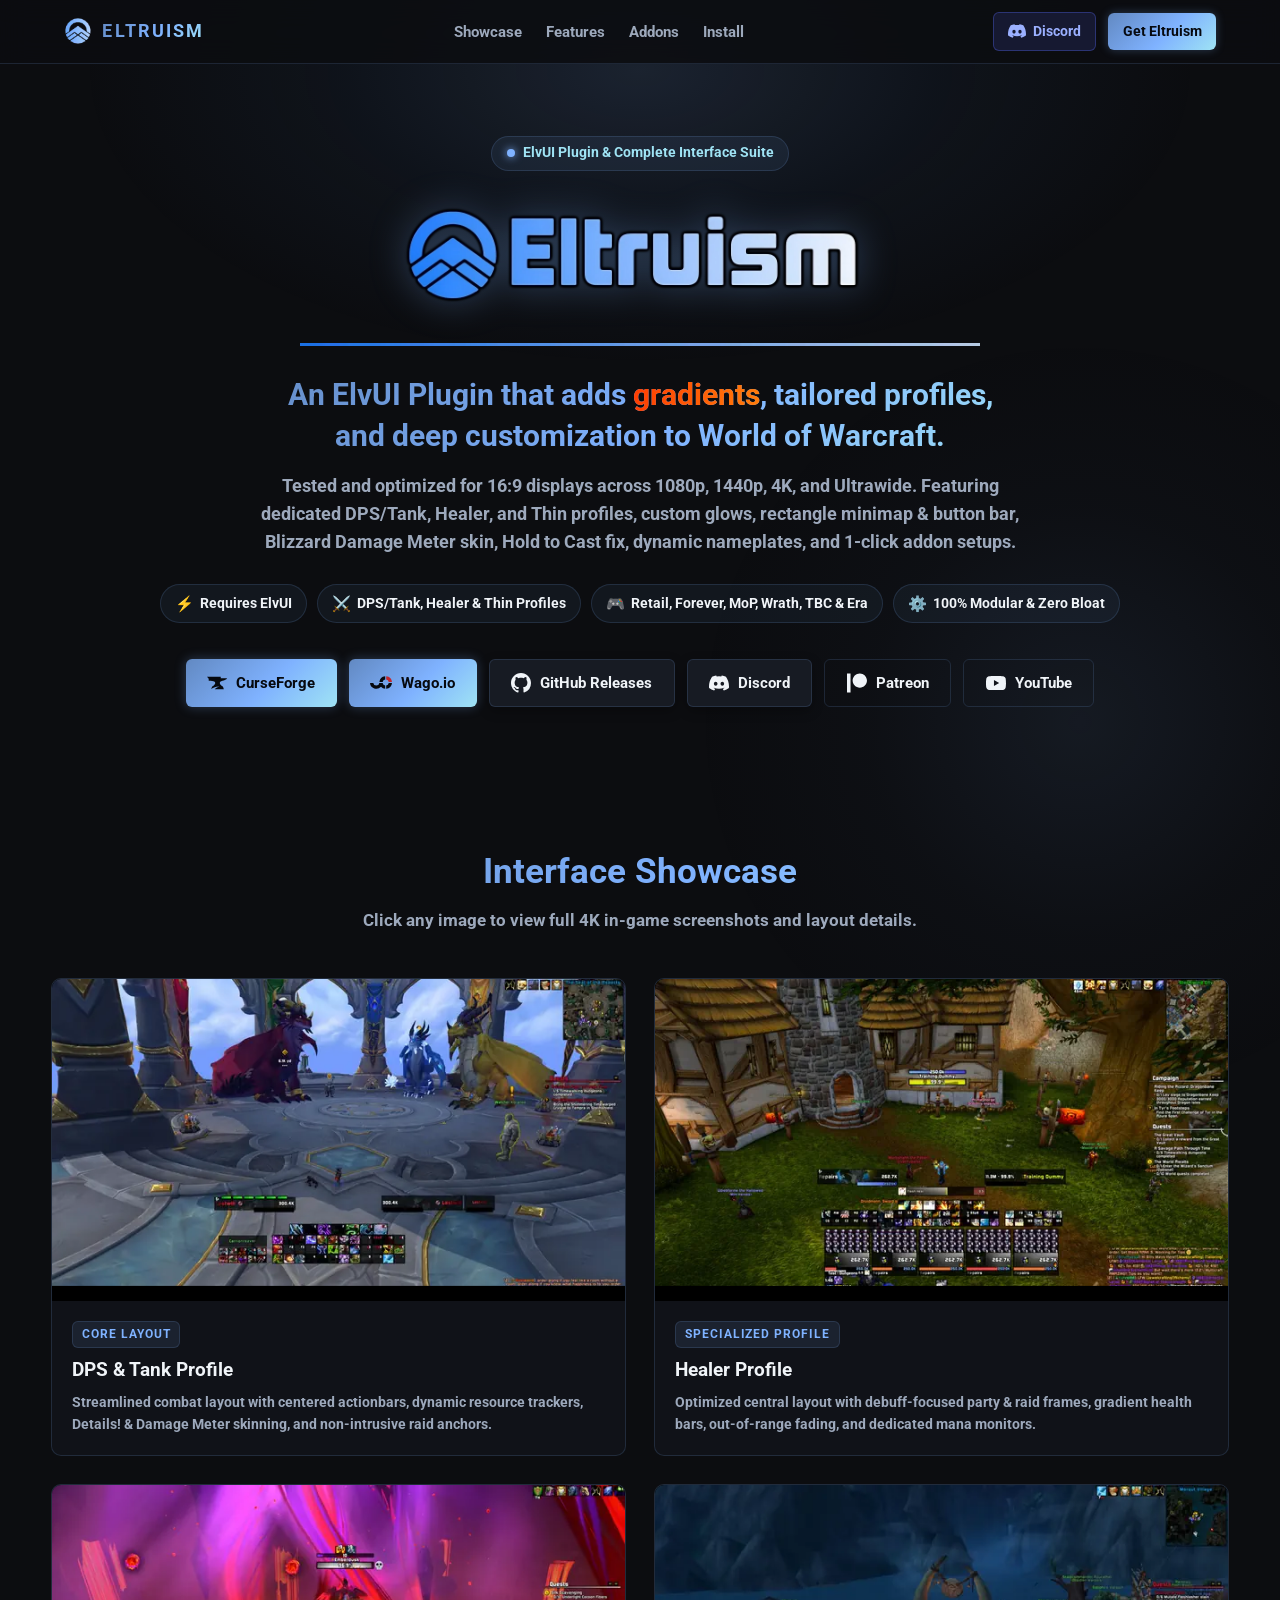
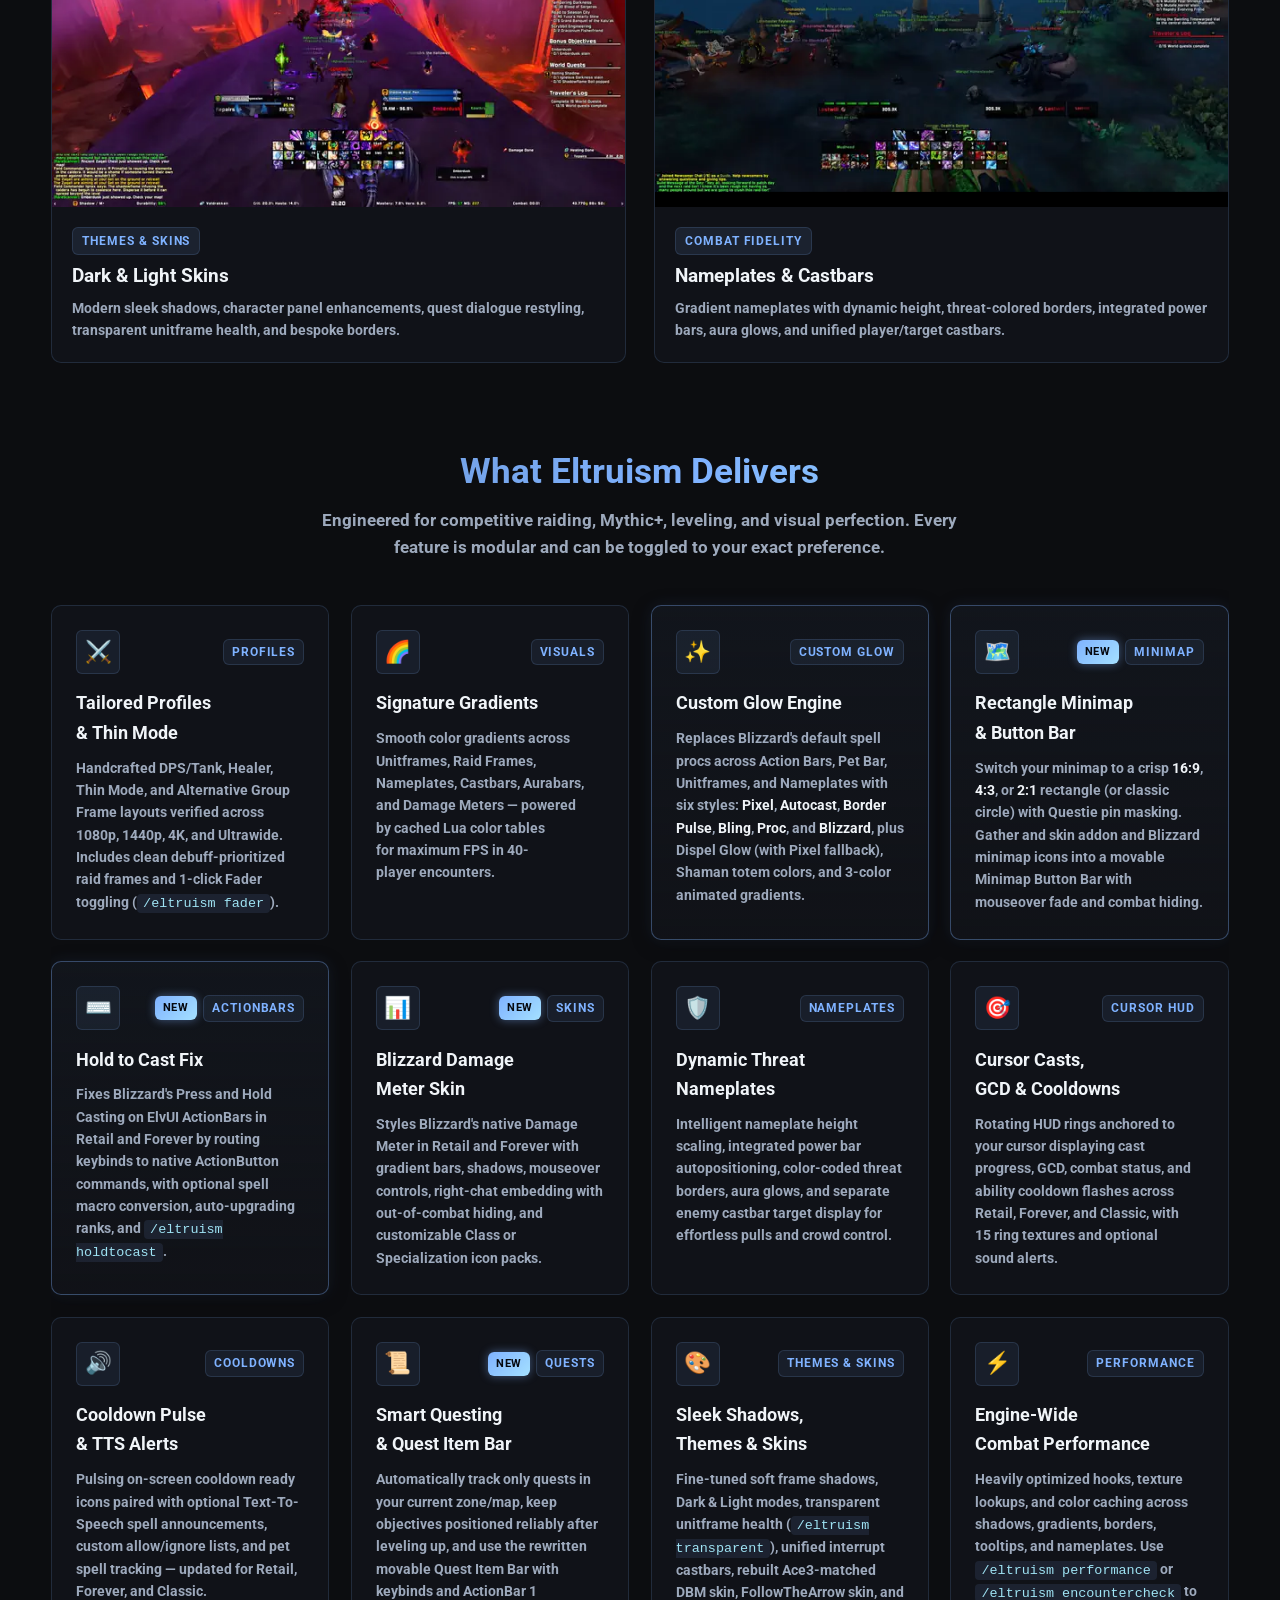
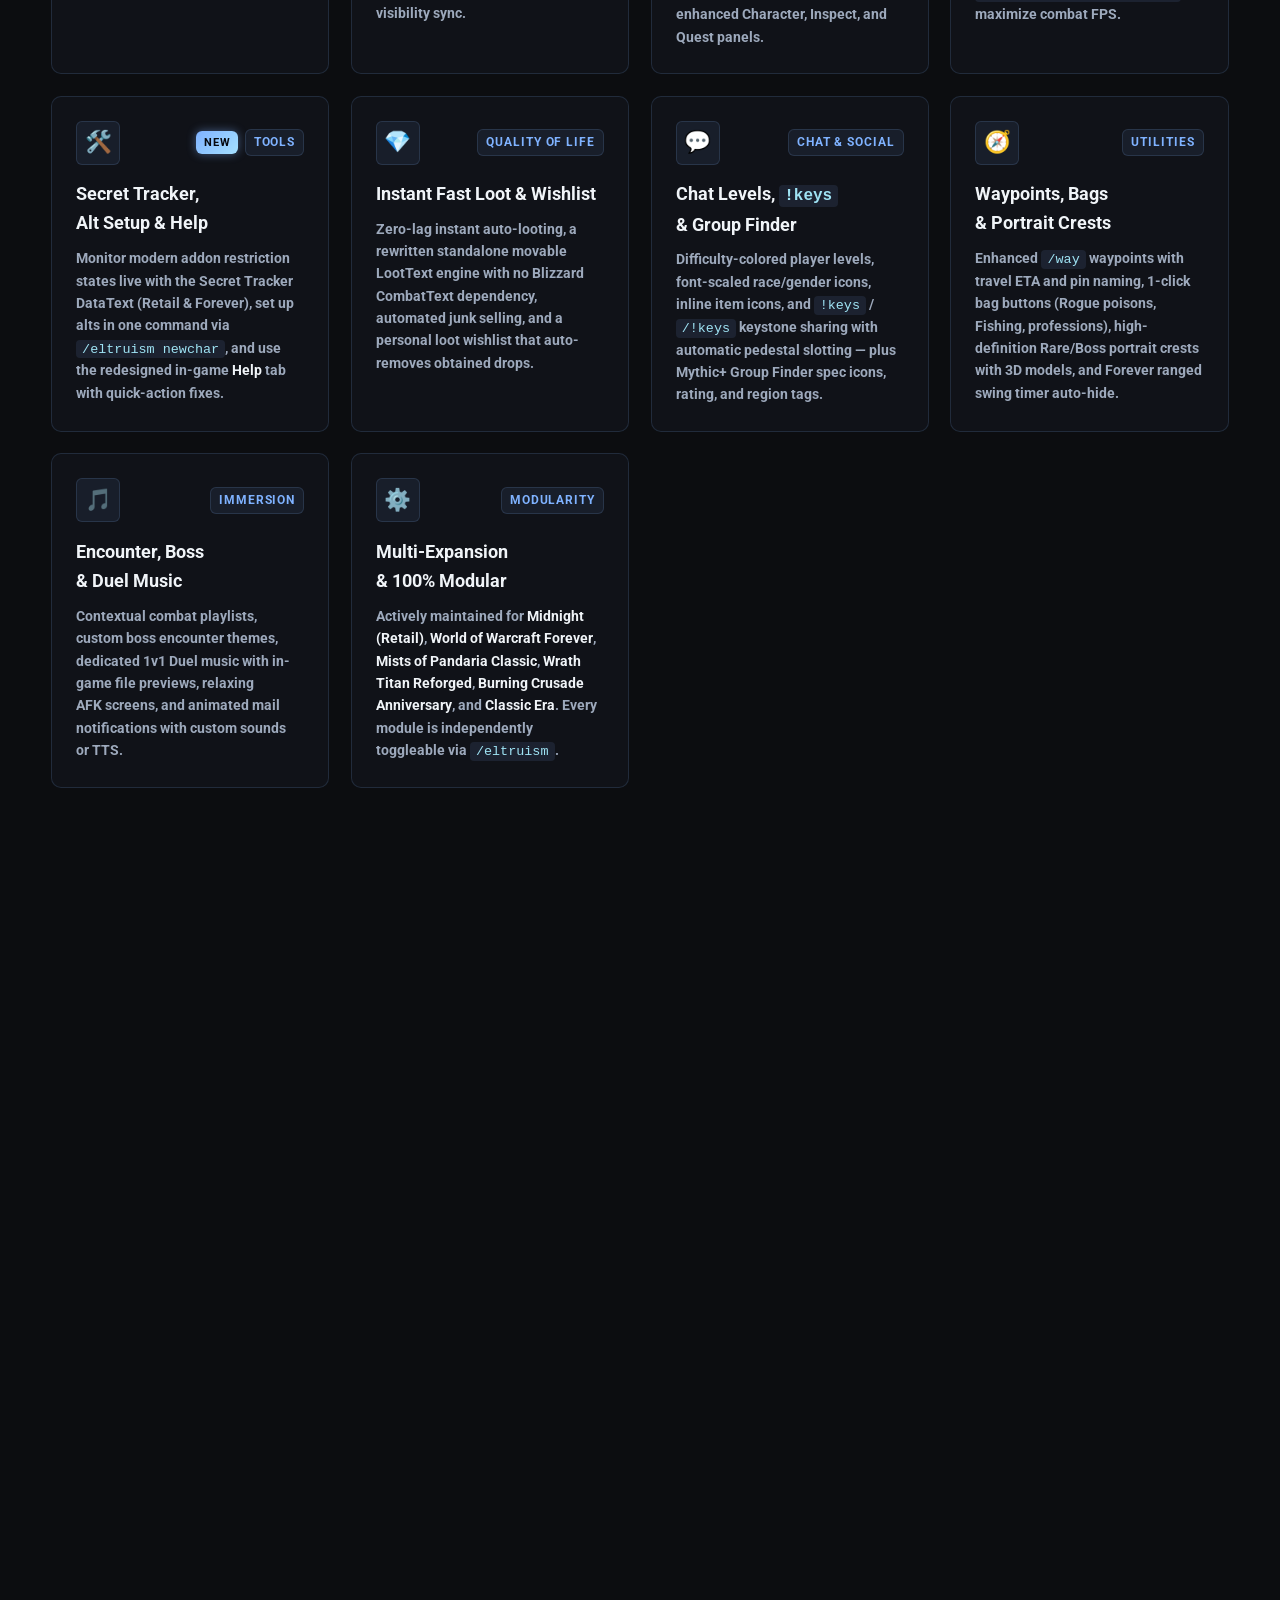
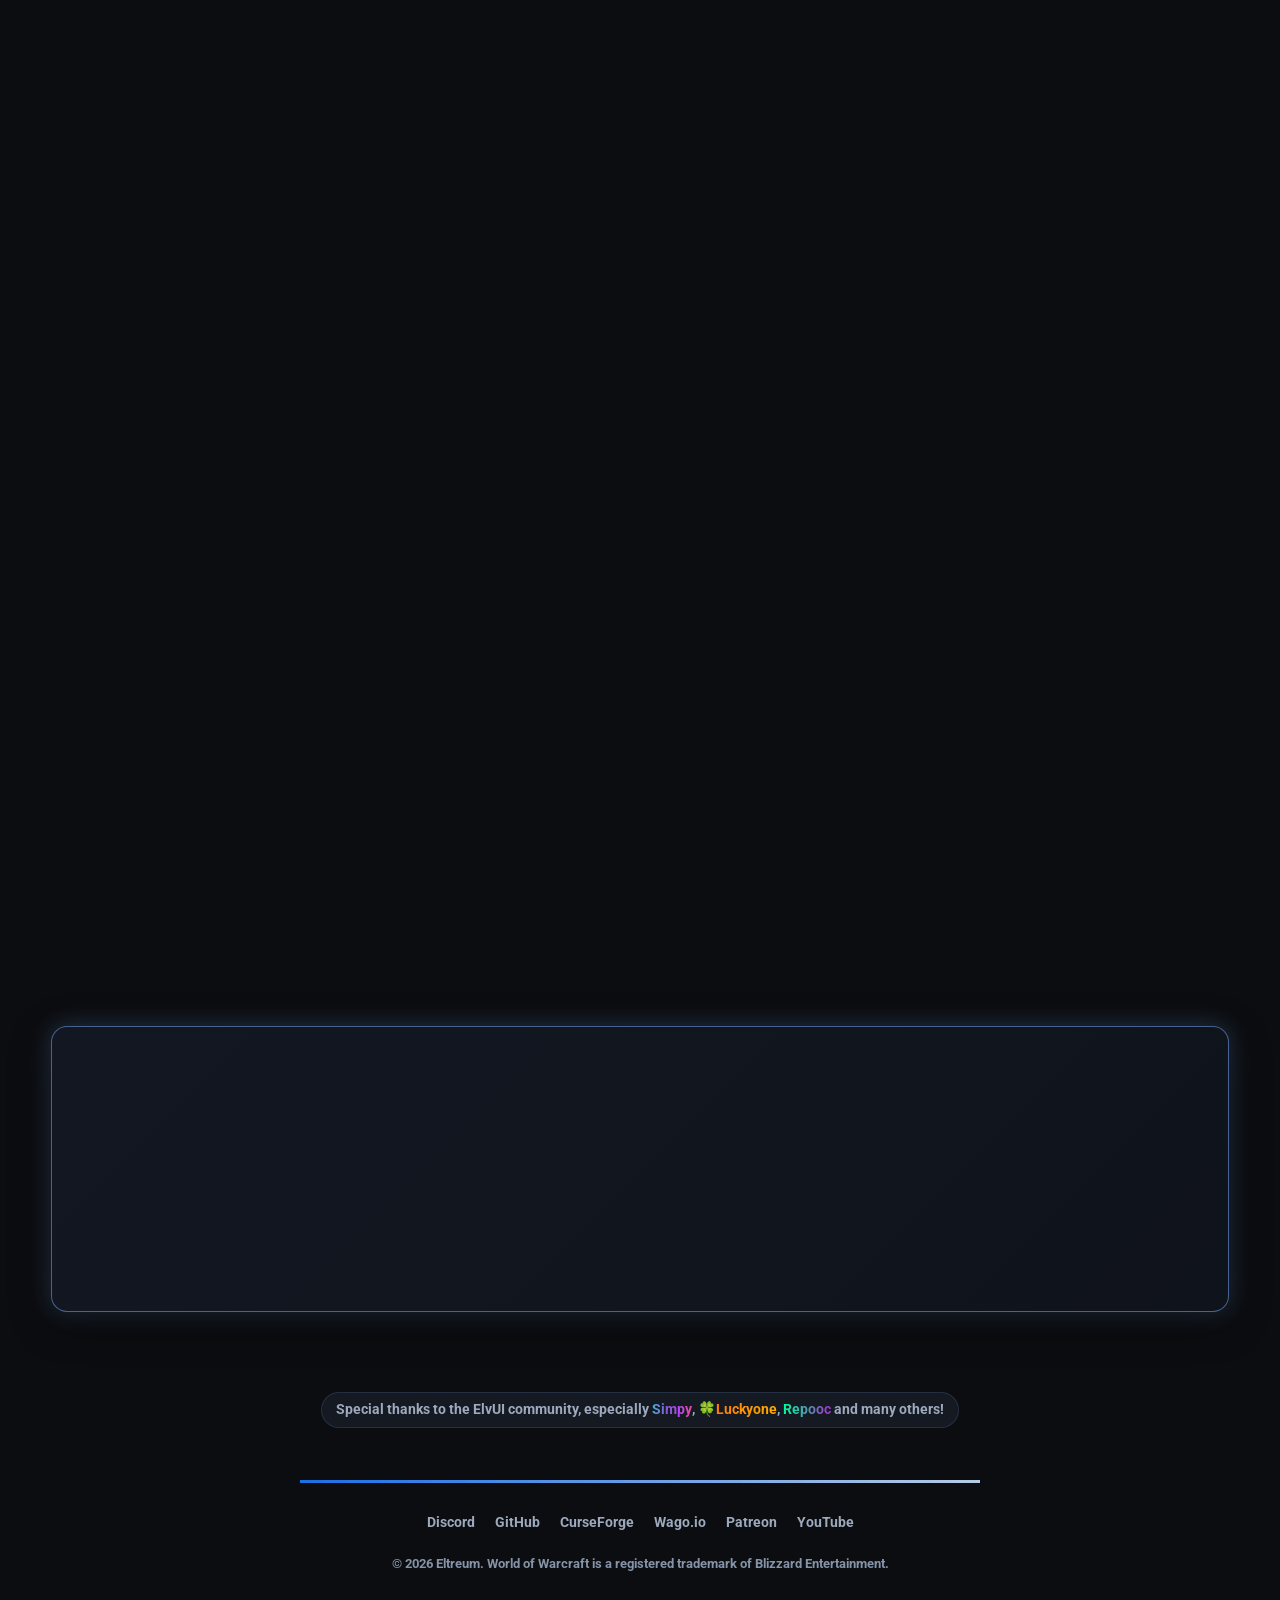
<file: index.html>
<!DOCTYPE html>
<html lang="en">

<head>
	<meta charset="UTF-8">
	<meta name="viewport" content="width=device-width, initial-scale=1.0">
	<meta name="color-scheme" content="dark">
	<title>Eltruism — Premium ElvUI Plugin &amp; Profiles for World of Warcraft</title>
	<meta name="description"
		content="Eltruism is an ElvUI plugin for World of Warcraft featuring handcrafted DPS/Tank, Healer &amp; Thin profiles, signature gradients, Custom Glow Engine, Rectangle Minimap &amp; Button Bar, Blizzard Damage Meter skin, Hold to Cast fix, dynamic nameplates, Cooldown Pulse &amp; TTS alerts, and addon integrations.">
	<meta name="keywords"
		content="ElvUI, Eltruism, Eltreum, World of Warcraft, WoW AddOn, WoW UI, Healer Profile, DPS Profile, Thin Profile, Nameplates, Gradients, Custom Glow, Rectangle Minimap, Damage Meter, Hold to Cast, CurseForge, Wago">
	<meta name="author" content="Eltreum">
	<link rel="canonical" href="https://eltruism.com/">

	<meta property="og:type" content="website">
	<meta property="og:url" content="https://eltruism.com/">
	<meta property="og:title" content="Eltruism — Premium ElvUI Plugin &amp; Profiles for World of Warcraft">
	<meta property="og:description"
		content="Handcrafted DPS/Tank, Healer &amp; Thin profiles, signature gradients, Custom Glow Engine, Rectangle Minimap &amp; Button Bar, Blizzard Damage Meter skin, Hold to Cast fix, dynamic nameplates, and deep addon integrations.">
	<meta property="og:image" content="https://eltruism.com/PagePreview1.webp">
	<meta property="og:image:width" content="640">
	<meta property="og:image:height" content="360">

	<meta name="twitter:card" content="summary_large_image">
	<meta name="twitter:url" content="https://eltruism.com/">
	<meta name="twitter:title" content="Eltruism — Premium ElvUI Plugin &amp; Profiles">
	<meta name="twitter:description"
		content="Handcrafted DPS/Tank, Healer &amp; Thin profiles, signature gradients, Custom Glow Engine, Rectangle Minimap, Damage Meter skin, Hold to Cast fix, dynamic nameplates, and deep addon integrations.">
	<meta name="twitter:image" content="https://eltruism.com/PagePreview1.webp">

	<meta name="theme-color" content="#0c0d10">
	<link rel="icon" type="image/png" href="favicon.png">

	<link rel="preload" as="font" type="font/woff2" href="roboto-v48-latin-700.woff2" crossorigin>
	<link rel="preload" as="image" href="logohq.webp" fetchpriority="high">

	<link rel="stylesheet" href="styles.css">
</head>

<body>
	<div class="bg-glow bg-glow-1" aria-hidden="true"></div>
	<div class="bg-glow bg-glow-2" aria-hidden="true"></div>

	<nav class="site-nav" aria-label="Main Navigation">
		<div class="nav-inner">
			<a href="#" class="nav-brand" aria-label="Eltruism Home">
				<img src="logo.webp" alt="Eltruism Crest" class="nav-logo" width="32" height="32">
				<span class="nav-brand-text">ELTRUISM</span>
			</a>
			<ul class="nav-links">
				<li><a href="#previews">Showcase</a></li>
				<li><a href="#features">Features</a></li>
				<li><a href="#addons">Addons</a></li>
				<li><a href="#install">Install</a></li>
			</ul>
			<div class="nav-actions">
				<a href="https://discord.gg/rBXNxUY6pk" target="_blank" rel="noopener noreferrer"
					class="nav-btn nav-btn-discord" aria-label="Join Discord">
					<svg class="icon" viewBox="0 0 24 24" width="18" height="18" aria-hidden="true" fill="currentColor">
						<path
							d="M20.317 4.37a19.791 19.791 0 0 0-4.885-1.515.074.074 0 0 0-.079.037c-.21.375-.444.864-.608 1.25a18.27 18.27 0 0 0-5.487 0 12.64 12.64 0 0 0-.617-1.25.077.077 0 0 0-.079-.037A19.736 19.736 0 0 0 3.677 4.37a.07.07 0 0 0-.032.027C.533 9.046-.32 13.58.099 18.057a.082.082 0 0 0 .031.057 19.9 19.9 0 0 0 5.993 3.03.078.078 0 0 0 .084-.028c.462-.63.874-1.295 1.226-1.994.021-.041.001-.09-.041-.106a13.107 13.107 0 0 1-1.872-.892.077.077 0 0 1-.008-.128 10.2 10.2 0 0 0 .372-.292.074.074 0 0 1 .077-.01c3.929 1.793 8.18 1.793 12.061 0a.074.074 0 0 1 .078.01c.12.098.246.198.373.292a.077.077 0 0 1-.006.127 12.299 12.299 0 0 1-1.873.893.077.077 0 0 0-.041.107c.36.698.772 1.362 1.225 1.993a.076.076 0 0 0 .084.028 19.839 19.839 0 0 0 6.002-3.03.077.077 0 0 0 .032-.054c.5-5.177-.838-9.674-3.549-13.66a.061.061 0 0 0-.031-.028zM8.02 15.33c-1.183 0-2.157-1.085-2.157-2.419 0-1.333.956-2.419 2.157-2.419 1.21 0 2.176 1.096 2.157 2.42 0 1.333-.956 2.418-2.157 2.418zm7.975 0c-1.183 0-2.157-1.085-2.157-2.419 0-1.333.955-2.419 2.157-2.419 1.21 0 2.176 1.096 2.157 2.42 0 1.333-.946 2.418-2.157 2.418z" />
					</svg>
					<span>Discord</span>
				</a>
				<a href="#install" class="nav-btn nav-btn-primary">
					<span>Get Eltruism</span>
				</a>
			</div>
		</div>
	</nav>

	<main id="main-content" class="page-container">

		<header class="hero-section">
			<div class="hero-badge">
				<span class="badge-dot" aria-hidden="true"></span>
				<span>ElvUI Plugin &amp; Complete Interface Suite</span>
			</div>

			<div class="hero-logo-wrap">
				<img src="logohq.webp" alt="Eltruism Logo" class="hero-logo" width="512" height="128"
					fetchpriority="high">
			</div>

			<hr class="separator" aria-hidden="true">

			<h1 class="hero-tagline">
				An ElvUI Plugin that adds <span class="animated-gradient-text">gradients</span>, tailored profiles, and
				deep customization to World of Warcraft.
			</h1>

			<p class="hero-subtext">
				Tested and optimized for 16:9 displays across 1080p, 1440p, 4K, and Ultrawide. Featuring dedicated DPS/Tank,
				Healer, and Thin profiles, custom glows, rectangle minimap &amp; button bar, Blizzard Damage Meter skin,
				Hold to Cast fix, dynamic nameplates, and 1-click addon setups.
			</p>

			<div class="hero-pills" role="list">
				<div class="pill" role="listitem">
					<span class="pill-icon" aria-hidden="true">⚡</span>
					<span>Requires ElvUI</span>
				</div>
				<div class="pill" role="listitem">
					<span class="pill-icon" aria-hidden="true">⚔️</span>
					<span>DPS/Tank, Healer &amp; Thin Profiles</span>
				</div>
				<div class="pill" role="listitem">
					<span class="pill-icon" aria-hidden="true">🎮</span>
					<span>Retail, Forever, MoP, Wrath, TBC &amp; Era</span>
				</div>
				<div class="pill" role="listitem">
					<span class="pill-icon" aria-hidden="true">⚙️</span>
					<span>100% Modular &amp; Zero Bloat</span>
				</div>
			</div>

			<div class="hero-cta-group">
				<a class="button button-primary" href="https://www.curseforge.com/wow/addons/elvui-eltruism"
					target="_blank" rel="noopener noreferrer">
					<svg class="btn-icon" viewBox="0 0 24 24" width="20" height="20" aria-hidden="true"
						fill="currentColor">
						<path
							d="M18.326 9.2145S23.2261 8.4418 24 6.1882h-7.5066V4.4H0l2.0318 2.3576V9.173s5.1267-.2665 7.1098 1.2372c2.7146 2.516-3.053 5.917-3.053 5.917L5.0995 19.6c1.5465-1.4726 4.494-3.3775 9.8983-3.2857-2.0565.65-4.1245 1.6651-5.7344 3.2857h10.9248l-1.0288-3.2726s-7.918-4.6688-.8336-7.1127z" />
					</svg>
					<span>CurseForge</span>
				</a>

				<a class="button button-primary" href="https://addons.wago.io/addons/elvui-eltruism" target="_blank"
					rel="noopener noreferrer">
					<svg class="btn-icon" viewBox="0 0 300 172" width="22" height="13" aria-hidden="true">
						<path fill="#c1272d"
							d="M 221 0.29 A 86 86 0 0 1 299.71 79 L 255.41 79 A 42 42 0 0 0 221 44.59 Z" />
						<path fill="currentColor"
							d="M 207 0.29 L 207 44.59 A 42 42 0 0 0 172.59 79 L 128.29 79 A 86 86 0 0 1 207 0.29 Z M 299.71 93 A 86 86 0 0 1 221 171.71 L 221 127.41 A 42 42 0 0 0 255.41 93 Z M 0.29 93 L 44.59 93 A 42 42 0 0 0 127.41 93 L 172.59 93 A 42 42 0 0 0 207 127.41 L 207 171.71 A 86 86 0 0 1 150 143.45 A 86 86 0 0 1 0.29 93 Z" />
					</svg>
					<span>Wago.io</span>
				</a>

				<a class="button button-secondary" href="https://github.com/eltreum0/eltruism/releases/latest"
					target="_blank" rel="noopener noreferrer">
					<svg class="btn-icon" viewBox="0 0 24 24" width="20" height="20" aria-hidden="true"
						fill="currentColor">
						<path
							d="M12 0C5.37 0 0 5.37 0 12c0 5.31 3.435 9.795 8.205 11.385.6.105.825-.255.825-.57 0-.285-.015-1.23-.015-2.235-3.015.555-3.795-.735-4.035-1.41-.135-.345-.72-1.41-1.23-1.695-.42-.225-1.02-.78-.015-.795.945-.015 1.62.87 1.845 1.23 1.08 1.815 2.805 1.305 3.495.99.105-.78.42-1.305.765-1.605-2.67-.3-5.46-1.335-5.46-5.925 0-1.305.465-2.385 1.23-3.225-.12-.3-.54-1.53.12-3.18 0 0 1.005-.315 3.3 1.23.96-.27 1.98-.405 3-.405s2.04.135 3 .405c2.295-1.56 3.3-1.23 3.3-1.23.66 1.65.24 2.88.12 3.18.765.84 1.23 1.905 1.23 3.225 0 4.605-2.805 5.625-5.475 5.925.435.375.81 1.095.81 2.22 0 1.605-.015 2.895-.015 3.3 0 .315.225.69.825.57A12.02 12.02 0 0 0 24 12c0-6.63-5.37-12-12-12z" />
					</svg>
					<span>GitHub Releases</span>
				</a>

				<a class="button button-secondary" href="https://discord.gg/rBXNxUY6pk" target="_blank"
					rel="noopener noreferrer">
					<svg class="btn-icon" viewBox="0 0 24 24" width="20" height="20" aria-hidden="true"
						fill="currentColor">
						<path
							d="M20.317 4.37a19.791 19.791 0 0 0-4.885-1.515.074.074 0 0 0-.079.037c-.21.375-.444.864-.608 1.25a18.27 18.27 0 0 0-5.487 0 12.64 12.64 0 0 0-.617-1.25.077.077 0 0 0-.079-.037A19.736 19.736 0 0 0 3.677 4.37a.07.07 0 0 0-.032.027C.533 9.046-.32 13.58.099 18.057a.082.082 0 0 0 .031.057 19.9 19.9 0 0 0 5.993 3.03.078.078 0 0 0 .084-.028c.462-.63.874-1.295 1.226-1.994.021-.041.001-.09-.041-.106a13.107 13.107 0 0 1-1.872-.892.077.077 0 0 1-.008-.128 10.2 10.2 0 0 0 .372-.292.074.074 0 0 1 .077-.01c3.929 1.793 8.18 1.793 12.061 0a.074.074 0 0 1 .078.01c.12.098.246.198.373.292a.077.077 0 0 1-.006.127 12.299 12.299 0 0 1-1.873.893.077.077 0 0 0-.041.107c.36.698.772 1.362 1.225 1.993a.076.076 0 0 0 .084.028 19.839 19.839 0 0 0 6.002-3.03.077.077 0 0 0 .032-.054c.5-5.177-.838-9.674-3.549-13.66a.061.061 0 0 0-.031-.028zM8.02 15.33c-1.183 0-2.157-1.085-2.157-2.419 0-1.333.956-2.419 2.157-2.419 1.21 0 2.176 1.096 2.157 2.42 0 1.333-.956 2.418-2.157 2.418zm7.975 0c-1.183 0-2.157-1.085-2.157-2.419 0-1.333.955-2.419 2.157-2.419 1.21 0 2.176 1.096 2.157 2.42 0 1.333-.946 2.418-2.157 2.418z" />
					</svg>
					<span>Discord</span>
				</a>

				<a class="button button-outline" href="https://www.patreon.com/eltreum" target="_blank"
					rel="noopener noreferrer">
					<svg class="btn-icon" viewBox="0 0 24 24" width="20" height="20" aria-hidden="true"
						fill="currentColor">
						<path
							d="M15.386.5C10.63.5 6.756 4.374 6.756 9.13c0 4.707 3.874 8.532 8.63 8.532 4.707 0 8.581-3.825 8.581-8.532C23.967 4.374 20.093.5 15.386.5zM.033 23.5h4.205V.5H.033v23z" />
					</svg>
					<span>Patreon</span>
				</a>

				<a class="button button-outline" href="https://www.youtube.com/results?search_query=eltruism"
					target="_blank" rel="noopener noreferrer">
					<svg class="btn-icon" viewBox="0 0 24 24" width="20" height="20" aria-hidden="true"
						fill="currentColor">
						<path
							d="M23.498 6.186a3.016 3.016 0 0 0-2.122-2.136C19.505 3.545 12 3.545 12 3.545s-7.505 0-9.377.505A3.017 3.017 0 0 0 .502 6.186C0 8.07 0 12 0 12s0 3.93.502 5.814a3.016 3.016 0 0 0 2.122 2.136c1.871.505 9.376.505 9.376.505s7.505 0 9.377-.505a3.015 3.015 0 0 0 2.122-2.136C24 15.93 24 12 24 12s0-3.93-.502-5.814zM9.545 15.568V8.432L15.818 12l-6.273 3.568z" />
					</svg>
					<span>YouTube</span>
				</a>
			</div>
		</header>

		<section id="previews" class="section-block">
			<div class="section-header">
				<h2 class="section-title">Interface Showcase</h2>
				<p class="section-subtitle">Click any image to view full 4K in-game screenshots and layout details.</p>
			</div>

			<div class="gallery-grid">
				<article class="gallery-card">
					<button type="button" class="gallery-thumb-btn" popovertarget="preview1" popovertargetaction="show"
						aria-label="Expand Preview 1: DPS and Tank Profile">
						<img class="gallery-thumb" src="PagePreview1.webp" alt="Eltruism DPS and Tank Profile Preview"
							width="640" height="360" loading="lazy" decoding="async">
						<span class="gallery-overlay" aria-hidden="true">
							<span class="gallery-zoom-badge"><span aria-hidden="true">🔍</span> Click to inspect (4K)</span>
						</span>
					</button>
					<div class="gallery-meta">
						<div class="gallery-tag">Core Layout</div>
						<h3 class="gallery-heading">DPS &amp; Tank Profile</h3>
						<p class="gallery-desc">Streamlined combat layout with centered actionbars, dynamic resource
							trackers, Details! &amp; Damage Meter skinning, and non-intrusive raid anchors.</p>
					</div>
				</article>

				<article class="gallery-card">
					<button type="button" class="gallery-thumb-btn" popovertarget="preview2" popovertargetaction="show"
						aria-label="Expand Preview 2: Healer Profile and Raid Frames">
						<img class="gallery-thumb" src="PagePreview2.webp" alt="Eltruism Healer Profile Preview"
							width="640" height="360" loading="lazy" decoding="async">
						<span class="gallery-overlay" aria-hidden="true">
							<span class="gallery-zoom-badge"><span aria-hidden="true">🔍</span> Click to inspect (4K)</span>
						</span>
					</button>
					<div class="gallery-meta">
						<div class="gallery-tag">Specialized Profile</div>
						<h3 class="gallery-heading">Healer Profile</h3>
						<p class="gallery-desc">Optimized central layout with debuff-focused party &amp; raid frames,
							gradient health bars, out-of-range fading, and dedicated mana monitors.</p>
					</div>
				</article>

				<article class="gallery-card">
					<button type="button" class="gallery-thumb-btn" popovertarget="preview3" popovertargetaction="show"
						aria-label="Expand Preview 3: Dark and Light Modes and UI Skins">
						<img class="gallery-thumb" src="PagePreview3.webp" alt="Eltruism Skins and Themes Preview"
							width="640" height="360" loading="lazy" decoding="async">
						<span class="gallery-overlay" aria-hidden="true">
							<span class="gallery-zoom-badge"><span aria-hidden="true">🔍</span> Click to inspect (4K)</span>
						</span>
					</button>
					<div class="gallery-meta">
						<div class="gallery-tag">Themes &amp; Skins</div>
						<h3 class="gallery-heading">Dark &amp; Light Skins</h3>
						<p class="gallery-desc">Modern sleek shadows, character panel enhancements, quest dialogue
							restyling, transparent unitframe health, and bespoke borders.</p>
					</div>
				</article>

				<article class="gallery-card">
					<button type="button" class="gallery-thumb-btn" popovertarget="preview4" popovertargetaction="show"
						aria-label="Expand Preview 4: Dynamic Nameplates and Castbars">
						<img class="gallery-thumb" src="PagePreview4.webp"
							alt="Eltruism Nameplates and Castbars Preview" width="640" height="360" loading="lazy"
							decoding="async">
						<span class="gallery-overlay" aria-hidden="true">
							<span class="gallery-zoom-badge"><span aria-hidden="true">🔍</span> Click to inspect (4K)</span>
						</span>
					</button>
					<div class="gallery-meta">
						<div class="gallery-tag">Combat Fidelity</div>
						<h3 class="gallery-heading">Nameplates &amp; Castbars</h3>
						<p class="gallery-desc">Gradient nameplates with dynamic height, threat-colored borders,
							integrated power bars, aura glows, and unified player/target castbars.</p>
					</div>
				</article>
			</div>
		</section>

		<section id="features" class="section-block section-deferred">
			<div class="section-header">
				<h2 class="section-title">What Eltruism Delivers</h2>
				<p class="section-subtitle">Engineered for competitive raiding, Mythic+, leveling, and visual
					perfection. Every feature is modular and can be toggled to your exact preference.</p>
			</div>

			<div class="features-grid">
				<article class="feature-card">
					<div class="feature-top">
						<div class="feature-icon-box">
							<span class="feature-icon" aria-hidden="true">⚔️</span>
						</div>
						<span class="feature-category">Profiles</span>
					</div>
					<h3 class="feature-title">Tailored Profiles &amp; Thin Mode</h3>
					<p class="feature-text">Handcrafted DPS/Tank, Healer, Thin Mode, and Alternative Group Frame layouts
						verified across 1080p, 1440p, 4K, and Ultrawide. Includes clean debuff-prioritized raid frames
						and 1-click Fader toggling (<code>/eltruism fader</code>).</p>
				</article>

				<article class="feature-card">
					<div class="feature-top">
						<div class="feature-icon-box">
							<span class="feature-icon" aria-hidden="true">🌈</span>
						</div>
						<span class="feature-category">Visuals</span>
					</div>
					<h3 class="feature-title">Signature Gradients</h3>
					<p class="feature-text">Smooth color gradients across Unitframes, Raid Frames, Nameplates, Castbars,
						Aurabars, and Damage Meters — powered by cached Lua color tables for maximum FPS in 40-player
						encounters.</p>
				</article>

				<article class="feature-card feature-card-highlight">
					<div class="feature-top">
						<div class="feature-icon-box">
							<span class="feature-icon" aria-hidden="true">✨</span>
						</div>
						<span class="feature-category">Custom Glow</span>
					</div>
					<h3 class="feature-title">Custom Glow Engine</h3>
					<p class="feature-text">Replaces Blizzard's default spell procs across Action Bars, Pet Bar,
						Unitframes, and Nameplates with six styles: <strong>Pixel</strong>, <strong>Autocast</strong>,
						<strong>Border Pulse</strong>, <strong>Bling</strong>, <strong>Proc</strong>, and
						<strong>Blizzard</strong>, plus Dispel Glow (with Pixel fallback), Shaman totem colors, and
						3-color animated gradients.</p>
				</article>

				<article class="feature-card feature-card-highlight">
					<div class="feature-top">
						<div class="feature-icon-box">
							<span class="feature-icon" aria-hidden="true">🗺️</span>
						</div>
						<div class="feature-tags-wrap">
							<span class="feature-badge-new">NEW</span>
							<span class="feature-category">Minimap</span>
						</div>
					</div>
					<h3 class="feature-title">Rectangle Minimap &amp; Button Bar</h3>
					<p class="feature-text">Switch your minimap to a crisp <strong>16:9</strong>, <strong>4:3</strong>,
						or <strong>2:1</strong> rectangle (or classic circle) with Questie pin masking. Gather and skin
						addon and Blizzard minimap icons into a movable Minimap Button Bar with mouseover fade and combat
						hiding.</p>
				</article>

				<article class="feature-card feature-card-highlight">
					<div class="feature-top">
						<div class="feature-icon-box">
							<span class="feature-icon" aria-hidden="true">⌨️</span>
						</div>
						<div class="feature-tags-wrap">
							<span class="feature-badge-new">NEW</span>
							<span class="feature-category">ActionBars</span>
						</div>
					</div>
					<h3 class="feature-title">Hold to Cast Fix</h3>
					<p class="feature-text">Fixes Blizzard's Press and Hold Casting on ElvUI ActionBars in Retail and
						Forever by routing keybinds to native ActionButton commands, with optional spell macro
						conversion, auto-upgrading ranks, and <code>/eltruism holdtocast</code>.</p>
				</article>

				<article class="feature-card">
					<div class="feature-top">
						<div class="feature-icon-box">
							<span class="feature-icon" aria-hidden="true">📊</span>
						</div>
						<div class="feature-tags-wrap">
							<span class="feature-badge-new">NEW</span>
							<span class="feature-category">Skins</span>
						</div>
					</div>
					<h3 class="feature-title">Blizzard Damage Meter Skin</h3>
					<p class="feature-text">Styles Blizzard's native Damage Meter in Retail and Forever with gradient
						bars, shadows, mouseover controls, right-chat embedding with out-of-combat hiding, and
						customizable Class or Specialization icon packs.</p>
				</article>

				<article class="feature-card">
					<div class="feature-top">
						<div class="feature-icon-box">
							<span class="feature-icon" aria-hidden="true">🛡️</span>
						</div>
						<span class="feature-category">Nameplates</span>
					</div>
					<h3 class="feature-title">Dynamic Threat Nameplates</h3>
					<p class="feature-text">Intelligent nameplate height scaling, integrated power bar autopositioning,
						color-coded threat borders, aura glows, and separate enemy castbar target display for effortless
						pulls and crowd control.</p>
				</article>

				<article class="feature-card">
					<div class="feature-top">
						<div class="feature-icon-box">
							<span class="feature-icon" aria-hidden="true">🎯</span>
						</div>
						<span class="feature-category">Cursor HUD</span>
					</div>
					<h3 class="feature-title">Cursor Casts, GCD &amp; Cooldowns</h3>
					<p class="feature-text">Rotating HUD rings anchored to your cursor displaying cast progress, GCD,
						combat status, and ability cooldown flashes across Retail, Forever, and Classic, with 15 ring
						textures and optional sound alerts.</p>
				</article>

				<article class="feature-card">
					<div class="feature-top">
						<div class="feature-icon-box">
							<span class="feature-icon" aria-hidden="true">🔊</span>
						</div>
						<span class="feature-category">Cooldowns</span>
					</div>
					<h3 class="feature-title">Cooldown Pulse &amp; TTS Alerts</h3>
					<p class="feature-text">Pulsing on-screen cooldown ready icons paired with optional Text-To-Speech
						spell announcements, custom allow/ignore lists, and pet spell tracking — updated for Retail,
						Forever, and Classic.</p>
				</article>

				<article class="feature-card">
					<div class="feature-top">
						<div class="feature-icon-box">
							<span class="feature-icon" aria-hidden="true">📜</span>
						</div>
						<div class="feature-tags-wrap">
							<span class="feature-badge-new">NEW</span>
							<span class="feature-category">Quests</span>
						</div>
					</div>
					<h3 class="feature-title">Smart Questing &amp; Quest Item Bar</h3>
					<p class="feature-text">Automatically track only quests in your current zone/map, keep objectives
						positioned reliably after leveling up, and use the rewritten movable Quest Item Bar with keybinds
						and ActionBar 1 visibility sync.</p>
				</article>

				<article class="feature-card">
					<div class="feature-top">
						<div class="feature-icon-box">
							<span class="feature-icon" aria-hidden="true">🎨</span>
						</div>
						<span class="feature-category">Themes &amp; Skins</span>
					</div>
					<h3 class="feature-title">Sleek Shadows, Themes &amp; Skins</h3>
					<p class="feature-text">Fine-tuned soft frame shadows, Dark &amp; Light modes, transparent unitframe
						health (<code>/eltruism transparent</code>), unified interrupt castbars, rebuilt Ace3-matched DBM
						skin, FollowTheArrow skin, and enhanced Character, Inspect, and Quest panels.</p>
				</article>

				<article class="feature-card">
					<div class="feature-top">
						<div class="feature-icon-box">
							<span class="feature-icon" aria-hidden="true">⚡</span>
						</div>
						<span class="feature-category">Performance</span>
					</div>
					<h3 class="feature-title">Engine-Wide Combat Performance</h3>
					<p class="feature-text">Heavily optimized hooks, texture lookups, and color caching across shadows,
						gradients, borders, tooltips, and nameplates. Use <code>/eltruism performance</code> or
						<code>/eltruism encountercheck</code> to maximize combat FPS.</p>
				</article>

				<article class="feature-card">
					<div class="feature-top">
						<div class="feature-icon-box">
							<span class="feature-icon" aria-hidden="true">🛠️</span>
						</div>
						<div class="feature-tags-wrap">
							<span class="feature-badge-new">NEW</span>
							<span class="feature-category">Tools</span>
						</div>
					</div>
					<h3 class="feature-title">Secret Tracker, Alt Setup &amp; Help</h3>
					<p class="feature-text">Monitor modern addon restriction states live with the Secret Tracker DataText
						(Retail &amp; Forever), set up alts in one command via <code>/eltruism newchar</code>, and use
						the redesigned in-game <strong>Help</strong> tab with quick-action fixes.</p>
				</article>

				<article class="feature-card">
					<div class="feature-top">
						<div class="feature-icon-box">
							<span class="feature-icon" aria-hidden="true">💎</span>
						</div>
						<span class="feature-category">Quality of Life</span>
					</div>
					<h3 class="feature-title">Instant Fast Loot &amp; Wishlist</h3>
					<p class="feature-text">Zero-lag instant auto-looting, a rewritten standalone movable LootText engine
						with no Blizzard CombatText dependency, automated junk selling, and a personal loot wishlist
						that auto-removes obtained drops.</p>
				</article>

				<article class="feature-card">
					<div class="feature-top">
						<div class="feature-icon-box">
							<span class="feature-icon" aria-hidden="true">💬</span>
						</div>
						<span class="feature-category">Chat &amp; Social</span>
					</div>
					<h3 class="feature-title">Chat Levels, <code>!keys</code> &amp; Group Finder</h3>
					<p class="feature-text">Difficulty-colored player levels, font-scaled race/gender icons, inline item
						icons, and <code>!keys</code> / <code>/!keys</code> keystone sharing with automatic pedestal
						slotting — plus Mythic+ Group Finder spec icons, rating, and region tags.</p>
				</article>

				<article class="feature-card">
					<div class="feature-top">
						<div class="feature-icon-box">
							<span class="feature-icon" aria-hidden="true">🧭</span>
						</div>
						<span class="feature-category">Utilities</span>
					</div>
					<h3 class="feature-title">Waypoints, Bags &amp; Portrait Crests</h3>
					<p class="feature-text">Enhanced <code>/way</code> waypoints with travel ETA and pin naming, 1-click
						bag buttons (Rogue poisons, Fishing, professions), high-definition Rare/Boss portrait crests with
						3D models, and Forever ranged swing timer auto-hide.</p>
				</article>

				<article class="feature-card">
					<div class="feature-top">
						<div class="feature-icon-box">
							<span class="feature-icon" aria-hidden="true">🎵</span>
						</div>
						<span class="feature-category">Immersion</span>
					</div>
					<h3 class="feature-title">Encounter, Boss &amp; Duel Music</h3>
					<p class="feature-text">Contextual combat playlists, custom boss encounter themes, dedicated 1v1 Duel
						music with in-game file previews, relaxing AFK screens, and animated mail notifications with
						custom sounds or TTS.</p>
				</article>

				<article class="feature-card">
					<div class="feature-top">
						<div class="feature-icon-box">
							<span class="feature-icon" aria-hidden="true">⚙️</span>
						</div>
						<span class="feature-category">Modularity</span>
					</div>
					<h3 class="feature-title">Multi-Expansion &amp; 100% Modular</h3>
					<p class="feature-text">Actively maintained for <strong>Midnight (Retail)</strong>,
						<strong>World of Warcraft Forever</strong>, <strong>Mists of Pandaria Classic</strong>,
						<strong>Wrath Titan Reforged</strong>, <strong>Burning Crusade Anniversary</strong>, and
						<strong>Classic Era</strong>. Every module is independently toggleable via
						<code>/eltruism</code>.</p>
				</article>
			</div>
		</section>

		<section id="addons" class="section-block section-deferred">
			<div class="section-header">
				<h2 class="section-title">Addon Profiles &amp; Skins</h2>
				<p class="section-subtitle">Tailored 1-click installer profiles plus cohesive skins across Blizzard and
					popular companion addons.</p>
			</div>

			<div class="addons-group">
				<h3 class="addons-group-label">Built-In Installer Profiles</h3>
				<div class="addons-grid">
					<div class="addon-chip">
						<span class="addon-dot" aria-hidden="true"></span>
						<span class="addon-name">Details! Damage Meter</span>
					</div>
					<div class="addon-chip">
						<span class="addon-dot" aria-hidden="true"></span>
						<span class="addon-name">BigWigs &amp; LittleWigs</span>
					</div>
					<div class="addon-chip">
						<span class="addon-dot" aria-hidden="true"></span>
						<span class="addon-name">Deadly Boss Mods (DBM)</span>
					</div>
					<div class="addon-chip">
						<span class="addon-dot" aria-hidden="true"></span>
						<span class="addon-name">DynamicCam</span>
					</div>
					<div class="addon-chip">
						<span class="addon-dot" aria-hidden="true"></span>
						<span class="addon-name">Immersion</span>
					</div>
					<div class="addon-chip">
						<span class="addon-dot" aria-hidden="true"></span>
						<span class="addon-name">Questie</span>
					</div>
					<div class="addon-chip">
						<span class="addon-dot" aria-hidden="true"></span>
						<span class="addon-name">WarpDeplete</span>
					</div>
					<div class="addon-chip">
						<span class="addon-dot" aria-hidden="true"></span>
						<span class="addon-name">Capping</span>
					</div>
					<div class="addon-chip">
						<span class="addon-dot" aria-hidden="true"></span>
						<span class="addon-name">Gladdy (Classic)</span>
					</div>
					<div class="addon-chip">
						<span class="addon-dot" aria-hidden="true"></span>
						<span class="addon-name">Nameplate Scrolling Combat Text</span>
					</div>
					<div class="addon-chip">
						<span class="addon-dot" aria-hidden="true"></span>
						<span class="addon-name">ElvUI Floating Combat Text</span>
					</div>
				</div>
			</div>

			<div class="addons-group">
				<h3 class="addons-group-label">Dedicated UI &amp; Addon Skins</h3>
				<div class="addons-grid">
					<div class="addon-chip">
						<span class="addon-dot" aria-hidden="true"></span>
						<span class="addon-name">Blizzard Damage Meter</span>
					</div>
					<div class="addon-chip">
						<span class="addon-dot" aria-hidden="true"></span>
						<span class="addon-name">Ace3 &amp; ElvUI Frames</span>
					</div>
					<div class="addon-chip">
						<span class="addon-dot" aria-hidden="true"></span>
						<span class="addon-name">Cell</span>
					</div>
					<div class="addon-chip">
						<span class="addon-dot" aria-hidden="true"></span>
						<span class="addon-name">Auctionator</span>
					</div>
					<div class="addon-chip">
						<span class="addon-dot" aria-hidden="true"></span>
						<span class="addon-name">BugSack</span>
					</div>
					<div class="addon-chip">
						<span class="addon-dot" aria-hidden="true"></span>
						<span class="addon-name">RareScanner</span>
					</div>
					<div class="addon-chip">
						<span class="addon-dot" aria-hidden="true"></span>
						<span class="addon-name">FollowTheArrow</span>
					</div>
					<div class="addon-chip">
						<span class="addon-dot" aria-hidden="true"></span>
						<span class="addon-name">SimpleAddonManager</span>
					</div>
					<div class="addon-chip">
						<span class="addon-dot" aria-hidden="true"></span>
						<span class="addon-name">Clique</span>
					</div>
					<div class="addon-chip">
						<span class="addon-dot" aria-hidden="true"></span>
						<span class="addon-name">SimulationCraft</span>
					</div>
					<div class="addon-chip">
						<span class="addon-dot" aria-hidden="true"></span>
						<span class="addon-name">Hekili</span>
					</div>
					<div class="addon-chip">
						<span class="addon-dot" aria-hidden="true"></span>
						<span class="addon-name">PallyPower</span>
					</div>
					<div class="addon-chip">
						<span class="addon-dot" aria-hidden="true"></span>
						<span class="addon-name">OmniCD &amp; WeakAuras (Classic)</span>
					</div>
				</div>
			</div>
		</section>

		<section id="install" class="section-block section-deferred">
			<div class="section-header">
				<h2 class="section-title">Quick Installation</h2>
				<p class="section-subtitle">Get up and running in less than two minutes.</p>
			</div>

			<div class="install-steps">
				<div class="step-card">
					<div class="step-num">1</div>
					<h3 class="step-title">Install ElvUI</h3>
					<p class="step-desc">Eltruism is an ElvUI plugin. Make sure you have the latest version of ElvUI
						installed in your World of Warcraft AddOns folder.</p>
					<a href="https://www.tukui.org/download.php/ui=elvui" target="_blank" rel="noopener noreferrer"
						class="step-link">Download ElvUI ↗</a>
				</div>

				<div class="step-card">
					<div class="step-num">2</div>
					<h3 class="step-title">Download Eltruism</h3>
					<p class="step-desc">Grab Eltruism through the CurseForge App, Wago App, or directly via GitHub
						Releases and extract it to your AddOns directory.</p>
					<div class="step-links-row">
						<a href="https://www.curseforge.com/wow/addons/elvui-eltruism" target="_blank"
							rel="noopener noreferrer" class="step-link">CurseForge ↗</a>
						<a href="https://addons.wago.io/addons/elvui-eltruism" target="_blank" rel="noopener noreferrer"
							class="step-link">Wago.io ↗</a>
					</div>
				</div>

				<div class="step-card">
					<div class="step-num">3</div>
					<h3 class="step-title">Run In-Game Installer</h3>
					<p class="step-desc">Log into World of Warcraft to launch the setup installer automatically, or type
						<code>/eltruism</code> anytime to configure modules, browse the <strong>Help</strong> tab, or run
						<code>/eltruism newchar</code> on alts.</p>
					<span class="step-code">/eltruism</span>
				</div>
			</div>

			<div class="commands-card">
				<h3 class="commands-title">Handy Chat Commands</h3>
				<div class="commands-list">
					<div class="cmd-item">
						<code>/eltruism</code>
						<span>Opens configuration (<code>setup</code> for installer, <code>help</code> for full command
							list)</span>
					</div>
					<div class="cmd-item">
						<code>/eltruism newchar</code>
						<span>Runs Chat Setup, CVars, and Edit Mode layout on alts</span>
					</div>
					<div class="cmd-item">
						<code>/eltruism fader</code>
						<span>Toggles UnitFrame and ActionBar fading on or off</span>
					</div>
					<div class="cmd-item">
						<code>/eltruism holdtocast</code>
						<span>Toggles the Press and Hold Casting fix on ElvUI ActionBars (Retail &amp; Forever)</span>
					</div>
					<div class="cmd-item">
						<code>/eltruism paging [1-10]</code>
						<span>Swaps ActionBar paging between Bar 1 and Bar 4, or sets a specific bar</span>
					</div>
					<div class="cmd-item">
						<code>/eltruism color</code>
						<span>Swaps UnitFrames between Dark and Light modes</span>
					</div>
					<div class="cmd-item">
						<code>/eltruism gradient</code>
						<span>Toggles Gradient mode across the interface</span>
					</div>
					<div class="cmd-item">
						<code>/eltruism transparent</code>
						<span>Quickly toggles UnitFrame transparent health mode</span>
					</div>
					<div class="cmd-item">
						<code>/eltruism performance</code>
						<span>Applies performance CVars and disables heavy functions for maximum combat FPS</span>
					</div>
					<div class="cmd-item">
						<code>/eltruism encountercheck</code>
						<span>Disables non-essential visual effects during boss encounters for extra FPS</span>
					</div>
					<div class="cmd-item">
						<code>/way &lt;x&gt; &lt;y&gt; [title]</code>
						<span>Sets a map waypoint with distance, ETA, and arrow navigation (<code>/eway</code> with
							TomTom)</span>
					</div>
					<div class="cmd-item">
						<code>!keys / /!keys</code>
						<span>Links your Mythic+ or Delve keystone in chat and auto-slots it at the pedestal</span>
					</div>
				</div>

				<details class="commands-more">
					<summary class="commands-more-toggle">Show more visual &amp; utility commands</summary>
					<div class="commands-list">
						<div class="cmd-item">
							<code>/eltruism autoadjust</code>
							<span>Toggles Borders automatically adjusting layout spacing</span>
						</div>
						<div class="cmd-item">
							<code>/eltruism chat</code>
							<span>Swaps chat panels between Dark and Transparent modes</span>
						</div>
						<div class="cmd-item">
							<code>/eltruism background</code>
							<span>Toggles UnitFrame backgrounds between grey and black</span>
						</div>
						<div class="cmd-item">
							<code>/eltruism elvuiskin</code>
							<span>Toggles the Eltruism ElvUI frame skin texture</span>
						</div>
						<div class="cmd-item">
							<code>/eltruism detailshide</code>
							<span>Toggles hiding Details! out of combat</span>
						</div>
						<div class="cmd-item">
							<code>/eltruism performancecvars</code>
							<span>Applies performance-oriented game CVars only</span>
						</div>
						<div class="cmd-item">
							<code>/eltruism togglemodels</code>
							<span>Toggles 3D portrait and frame models on or off</span>
						</div>
						<div class="cmd-item">
							<code>/eltruism update / autoupdate</code>
							<span>Resets settings to Eltreum defaults or toggles automatic updates</span>
						</div>
						<div class="cmd-item">
							<code>/eltruismdebug on / off</code>
							<span>Disables other addons and enables Lua errors for troubleshooting</span>
						</div>
					</div>
				</details>
			</div>
		</section>

		<section class="community-banner section-deferred">
			<div class="community-inner">
				<div class="community-text">
					<h2 class="community-heading">Join the Eltruism Community</h2>
					<p class="community-sub">Have questions, feedback, or want to share your UI screenshots? Join our
						active Discord server, follow video guides, or support development on Patreon.</p>
				</div>
				<div class="community-buttons">
					<a class="button button-primary" href="https://discord.gg/rBXNxUY6pk" target="_blank"
						rel="noopener noreferrer">
						<span>Join Discord</span>
					</a>
					<a class="button button-secondary" href="https://github.com/eltreum0/eltruism" target="_blank"
						rel="noopener noreferrer">
						<span>GitHub Repository</span>
					</a>
					<a class="button button-outline" href="https://www.patreon.com/eltreum" target="_blank"
						rel="noopener noreferrer">
						<span>Support on Patreon</span>
					</a>
				</div>
			</div>
		</section>

		<footer class="site-footer">
			<div class="hero-badge">
				<p class="feature-text">Special thanks to the ElvUI community, especially <span
						class="animated-gradient-simpy"
						title="Simpy, his name might be shorter sometimes even though he fixes a lot of things">Simpy</span>,
					<span aria-hidden="true">🍀</span><span class="animated-gradient-luckyone"
						title="Especially for allowing the usage of his installer/plugin as a model">Luckyone</span>,
					<span class="animated-gradient-repooc"
						title="For helping me a lot during initial development">Repooc</span> and many others!
				</p>
			</div>
			<hr class="separator" aria-hidden="true">
			<div class="footer-links">
				<a href="https://discord.gg/rBXNxUY6pk" target="_blank" rel="noopener noreferrer">Discord</a>
				<a href="https://github.com/eltreum0/eltruism" target="_blank" rel="noopener noreferrer">GitHub</a>
				<a href="https://www.curseforge.com/wow/addons/elvui-eltruism" target="_blank"
					rel="noopener noreferrer">CurseForge</a>
				<a href="https://addons.wago.io/addons/elvui-eltruism" target="_blank"
					rel="noopener noreferrer">Wago.io</a>
				<a href="https://www.patreon.com/eltreum" target="_blank" rel="noopener noreferrer">Patreon</a>
				<a href="https://www.youtube.com/results?search_query=eltruism" target="_blank"
					rel="noopener noreferrer">YouTube</a>
			</div>
			<p class="footer-copy">
				&copy; 2026 Eltreum. World of Warcraft is a registered trademark of Blizzard Entertainment.
			</p>
		</footer>
	</main>

	<div id="preview1" class="lightbox-modal" popover="auto" role="dialog" aria-modal="true"
		aria-labelledby="preview1-title">
		<div class="lightbox-topbar">
			<span id="preview1-title" class="lightbox-title">DPS &amp; Tank Profile — 4K Screenshot</span>
			<div class="lightbox-controls">
				<a href="Preview1Full.webp" target="_blank" rel="noopener noreferrer" class="lightbox-external">Open
					Full Image ↗</a>
				<button type="button" class="lightbox-close" popovertarget="preview1" popovertargetaction="hide"
					aria-label="Close modal">&times;</button>
			</div>
		</div>
		<div class="lightbox-media">
			<img src="Preview1Full.webp" alt="Eltruism DPS and Tank Profile in full resolution" width="3840"
				height="2160" loading="lazy" decoding="async" fetchpriority="low">
		</div>
		<div class="lightbox-footer">
			<span class="lightbox-hint">Press Esc or click outside to close</span>
		</div>
	</div>

	<div id="preview2" class="lightbox-modal" popover="auto" role="dialog" aria-modal="true"
		aria-labelledby="preview2-title">
		<div class="lightbox-topbar">
			<span id="preview2-title" class="lightbox-title">Healer Profile — 4K Screenshot</span>
			<div class="lightbox-controls">
				<a href="Preview2Full.webp" target="_blank" rel="noopener noreferrer" class="lightbox-external">Open
					Full Image ↗</a>
				<button type="button" class="lightbox-close" popovertarget="preview2" popovertargetaction="hide"
					aria-label="Close modal">&times;</button>
			</div>
		</div>
		<div class="lightbox-media">
			<img src="Preview2Full.webp" alt="Eltruism Healer Profile in full resolution" width="3840" height="2160"
				loading="lazy" decoding="async" fetchpriority="low">
		</div>
		<div class="lightbox-footer">
			<span class="lightbox-hint">Press Esc or click outside to close</span>
		</div>
	</div>

	<div id="preview3" class="lightbox-modal" popover="auto" role="dialog" aria-modal="true"
		aria-labelledby="preview3-title">
		<div class="lightbox-topbar">
			<span id="preview3-title" class="lightbox-title">Skins, Dark &amp; Light Themes — 4K Screenshot</span>
			<div class="lightbox-controls">
				<a href="Preview3Full.webp" target="_blank" rel="noopener noreferrer" class="lightbox-external">Open
					Full Image ↗</a>
				<button type="button" class="lightbox-close" popovertarget="preview3" popovertargetaction="hide"
					aria-label="Close modal">&times;</button>
			</div>
		</div>
		<div class="lightbox-media">
			<img src="Preview3Full.webp" alt="Eltruism Skins and Themes in full resolution" width="3840" height="2160"
				loading="lazy" decoding="async" fetchpriority="low">
		</div>
		<div class="lightbox-footer">
			<span class="lightbox-hint">Press Esc or click outside to close</span>
		</div>
	</div>

	<div id="preview4" class="lightbox-modal" popover="auto" role="dialog" aria-modal="true"
		aria-labelledby="preview4-title">
		<div class="lightbox-topbar">
			<span id="preview4-title" class="lightbox-title">Nameplates &amp; Castbars — 4K Screenshot</span>
			<div class="lightbox-controls">
				<a href="Preview4Full.webp" target="_blank" rel="noopener noreferrer" class="lightbox-external">Open
					Full Image ↗</a>
				<button type="button" class="lightbox-close" popovertarget="preview4" popovertargetaction="hide"
					aria-label="Close modal">&times;</button>
			</div>
		</div>
		<div class="lightbox-media">
			<img src="Preview4Full.webp" alt="Eltruism Nameplates and Castbars in full resolution" width="3840"
				height="2160" loading="lazy" decoding="async" fetchpriority="low">
		</div>
		<div class="lightbox-footer">
			<span class="lightbox-hint">Press Esc or click outside to close</span>
		</div>
	</div>
</body>

</html>
</file>
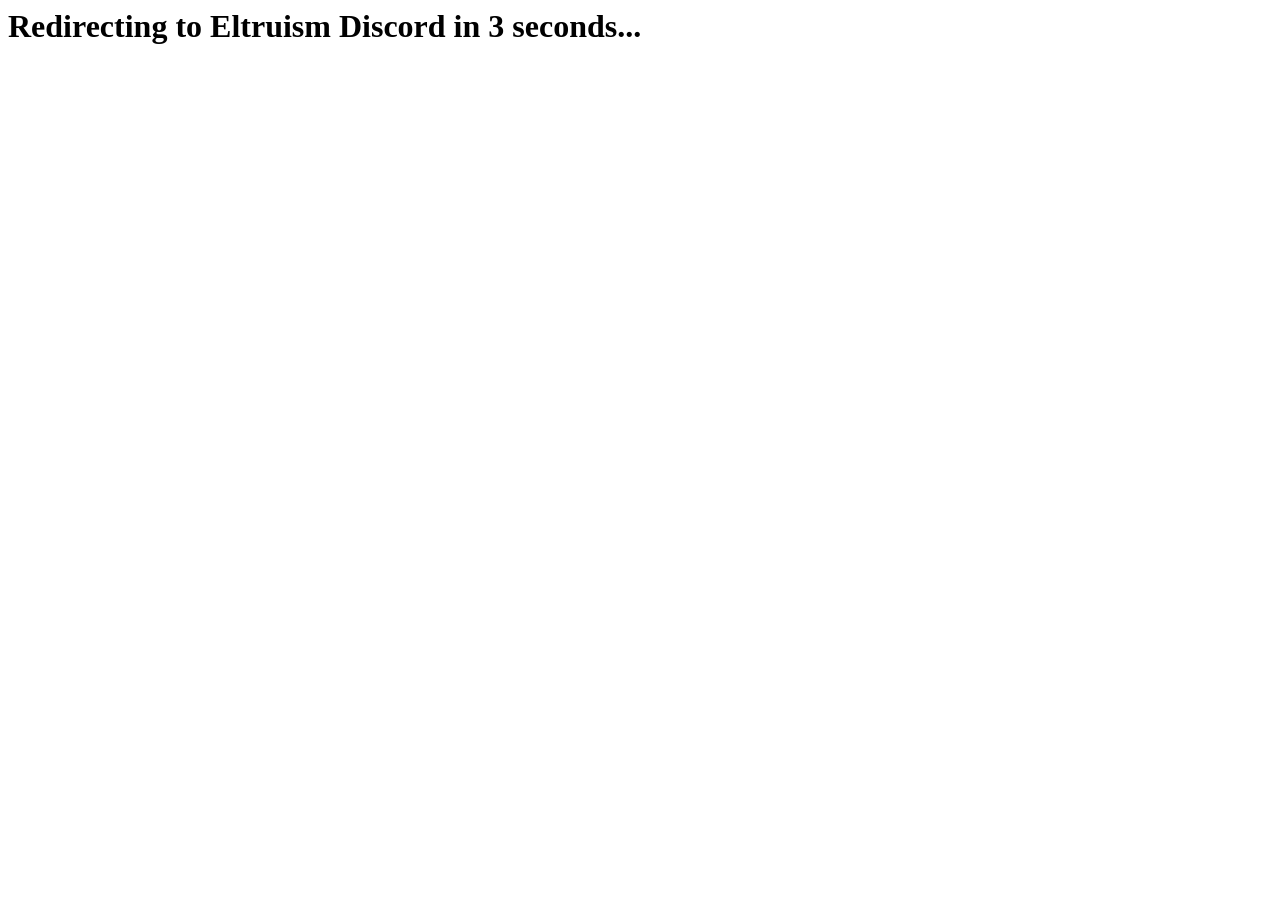
<file: discord/index.html>
<html>
    <head>
        <meta http-equiv="refresh" content="3;url=https://discord.gg/rBXNxUY6pk" />
    </head>
    <body>
        <h1>Redirecting to Eltruism Discord in 3 seconds...</h1>
    </body>
</html>
</file>
<file: styles.css>
/* Eltruism Signature Blue Palette: #587aad -> #7fb2ff -> #9fe3f4 */

@font-face {
	font-display: swap;
	font-family: 'Roboto';
	font-style: normal;
	font-weight: 700;
	src: local('Roboto Bold'), local('Roboto-Bold'), local('Roboto'), url('roboto-v48-latin-700.woff2') format('woff2');
}

@font-face {
	font-family: 'Roboto Fallback';
	src: local('Arial');
	size-adjust: 97.8%;
	ascent-override: 92.5%;
	descent-override: 24.5%;
	line-gap-override: 0%;
}

:root {
	color-scheme: dark;
	accent-color: var(--blue-primary);
	scrollbar-color: #6d94cc #13151a;

	--bg-base: #0c0d10;
	--bg-surface: #13151a;
	--bg-surface-card: rgba(18, 21, 27, 0.78);
	--bg-surface-hover: rgba(25, 30, 40, 0.92);

	--blue-deep: #587aad;
	--blue-primary: #7fb2ff;
	--blue-ice: #9fe3f4;

	--primary-gradient: linear-gradient(135deg, #6289c2 0%, #7fb2ff 55%, #9fe3f4 100%);
	--primary-gradient-subtle: linear-gradient(135deg, rgba(88, 122, 173, 0.16), rgba(127, 178, 255, 0.05));
	--accent-gradient: linear-gradient(90deg, #ff3e02, #ff7c0a);

	--text-primary: #f0f4f8;
	--text-secondary: #9da9bc;
	--text-muted: #8593a8;

	--border-subtle: rgba(127, 178, 255, 0.15);
	--border-active: rgba(127, 178, 255, 0.5);
	--glow-blue: rgba(127, 178, 255, 0.28);
	--glow-strong: rgba(127, 178, 255, 0.55);

	--radius-sm: 6px;
	--radius-md: 10px;
	--radius-lg: 16px;
	--radius-full: 9999px;

	--transition-fast: 0.18s ease;
	--transition-smooth: 0.28s cubic-bezier(0.16, 1, 0.3, 1);
}

::selection {
	background: rgba(127, 178, 255, 0.3);
	color: #ffffff;
}

*, *::before, *::after {
	box-sizing: border-box;
	margin: 0;
	padding: 0;
}

html {
	background-color: var(--bg-base);
	color: var(--text-primary);
	font-family: 'Roboto', 'Roboto Fallback', -apple-system, BlinkMacSystemFont, 'Segoe UI', Roboto, Helvetica, Arial, sans-serif;
	-webkit-font-smoothing: antialiased;
	-moz-osx-font-smoothing: grayscale;
}

@media (prefers-reduced-motion: no-preference) {
	html {
		scroll-behavior: smooth;
	}
}

body {
	position: relative;
	min-height: 100vh;
	min-height: 100dvh;
	overflow-x: clip;
	line-height: 1.6;
}

.skip-link {
	position: fixed;
	top: -100px;
	left: 1rem;
	z-index: 2000;
	padding: 0.55rem 1rem;
	border-radius: var(--radius-sm);
	background: var(--primary-gradient);
	color: #06090f;
	font-size: 0.9rem;
	font-weight: 700;
	text-decoration: none;
	box-shadow: 0 6px 20px rgba(0, 0, 0, 0.55);
}

.skip-link:focus-visible {
	top: 1rem;
}

:where(a, button, summary):focus-visible {
	outline: 2px solid var(--blue-ice);
	outline-offset: 3px;
}

.bg-glow {
	position: fixed;
	border-radius: 50%;
	pointer-events: none;
	z-index: 0;
}

.bg-glow-1 {
	top: -220px;
	left: 50%;
	transform: translateX(-50%);
	width: min(1100px, 130vw);
	height: 580px;
	opacity: 0.28;
	background: radial-gradient(ellipse at center, rgba(88, 122, 173, 0.72) 0%, rgba(48, 88, 140, 0.32) 38%, transparent 72%);
}

.bg-glow-2 {
	top: 38%;
	right: -180px;
	width: 760px;
	height: 760px;
	opacity: 0.22;
	background: radial-gradient(circle at center, rgba(127, 178, 255, 0.36) 0%, rgba(88, 122, 173, 0.12) 40%, transparent 72%);
}

.site-nav {
	position: sticky;
	top: 0;
	z-index: 100;
	width: 100%;
	background: rgba(12, 13, 16, 0.88);
	backdrop-filter: blur(14px);
	-webkit-backdrop-filter: blur(14px);
	border-bottom: 1px solid var(--border-subtle);
}

.nav-inner {
	max-width: 1200px;
	margin: 0 auto;
	padding: 0.75rem 1.5rem;
	display: flex;
	align-items: center;
	justify-content: space-between;
	gap: 1rem;
}

.nav-brand {
	display: flex;
	align-items: center;
	gap: 0.65rem;
	text-decoration: none;
	color: var(--text-primary);
}

.nav-logo {
	display: block;
	width: 28px;
	height: 28px;
	object-fit: contain;
}

.nav-brand-text {
	font-weight: 700;
	letter-spacing: 0.12em;
	font-size: 1.1rem;
	background: var(--primary-gradient);
	-webkit-background-clip: text;
	background-clip: text;
	color: transparent;
}

.nav-links {
	display: flex;
	list-style: none;
	gap: 1.5rem;
}

.nav-links a {
	color: var(--text-secondary);
	text-decoration: none;
	font-size: 0.95rem;
	font-weight: 700;
	transition: color var(--transition-fast);
}

.nav-links a:hover {
	color: var(--blue-primary);
}

.nav-actions {
	display: flex;
	align-items: center;
	gap: 0.75rem;
}

.nav-btn {
	display: inline-flex;
	align-items: center;
	gap: 0.4rem;
	padding: 0.45rem 0.9rem;
	border-radius: var(--radius-sm);
	font-size: 0.88rem;
	font-weight: 700;
	text-decoration: none;
	transition: transform var(--transition-fast), background-color var(--transition-fast), color var(--transition-fast), box-shadow var(--transition-fast);
}

.nav-btn-discord {
	background: rgba(88, 101, 242, 0.15);
	color: #9bb0ff;
	border: 1px solid rgba(88, 101, 242, 0.35);
}

.nav-btn-discord:hover {
	background: rgba(88, 101, 242, 0.32);
	color: #ffffff;
}

.nav-btn-primary {
	background: var(--primary-gradient);
	color: #06090f;
	box-shadow: 0 0 10px var(--glow-blue);
}

.nav-btn-primary:hover {
	box-shadow: 0 0 16px var(--glow-strong);
}

@media (prefers-reduced-motion: no-preference) {
	.nav-btn-primary:hover {
		transform: translateY(-1px);
	}
}

.page-container {
	position: relative;
	z-index: 1;
	max-width: 1200px;
	width: 92%;
	margin: 0 auto;
	padding: 2.5rem 0 5rem 0;
}

.hero-section {
	display: flex;
	flex-direction: column;
	align-items: center;
	text-align: center;
	padding: 2rem 0 3.5rem 0;
}

.hero-badge {
	display: inline-flex;
	align-items: center;
	gap: 0.5rem;
	background: rgba(127, 178, 255, 0.08);
	border: 1px solid var(--border-subtle);
	padding: 0.35rem 0.9rem;
	border-radius: var(--radius-full);
	font-size: 0.85rem;
	color: var(--blue-ice);
	margin-bottom: 1.5rem;
}

.badge-dot {
	width: 8px;
	height: 8px;
	border-radius: 50%;
	flex-shrink: 0;
	background-color: var(--blue-primary);
	box-shadow: 0 0 8px var(--blue-primary);
}

@media (prefers-reduced-motion: no-preference) {
	.badge-dot {
		animation: pulse 2s infinite ease-in-out;
	}
}

@keyframes pulse {
	0%, 100% { opacity: 1; transform: scale(1); }
	50% { opacity: 0.45; transform: scale(0.85); }
}

.hero-logo-wrap {
	display: inline-block;
	margin: 0 auto;
	transition: transform var(--transition-smooth);
}

@media (prefers-reduced-motion: no-preference) {
	.hero-logo-wrap:hover {
		transform: scale(1.02);
	}
}

.hero-logo {
	display: block;
	max-width: clamp(260px, 45vw, 480px);
	height: auto;
	aspect-ratio: 512 / 128;
	filter: drop-shadow(0 0 18px var(--glow-blue));
}

.separator {
	border: none;
	height: 3px;
	width: min(85%, 680px);
	margin: 1.75rem auto;
	background-image: url('bar.webp');
	background-size: 100% 100%;
	opacity: 0.9;
}

.hero-tagline {
	font-size: clamp(1.25rem, 0.9rem + 1.6vw, 1.9rem);
	font-weight: 700;
	max-width: 860px;
	margin: 0 auto 1rem auto;
	line-height: 1.35;
	text-wrap: balance;
	background: var(--primary-gradient);
	-webkit-background-clip: text;
	background-clip: text;
	color: transparent;
}

.animated-gradient-text {
	--bg-size: 200%;
	background: linear-gradient(90deg, #ff3e02, #ff7c0a, #ff3e02) 0 0 / var(--bg-size) 100%;
	color: transparent;
	-webkit-background-clip: text;
	background-clip: text;
}

.animated-gradient-repooc {
	--bg-size: 200%;
	background: linear-gradient(90deg, #00FF98, #A330C9, #00FF98) 0 0 / var(--bg-size) 100%;
	color: transparent;
	-webkit-background-clip: text;
	background-clip: text;
	font-weight: 700;
}

.animated-gradient-simpy {
	--bg-size: 200%;
	background: linear-gradient(90deg, #45B8DB, #825CCC, #B047F0, #F047A1, #FF8200, #45F56E, #45B8DB) 0 0 / var(--bg-size) 100%;
	color: transparent;
	-webkit-background-clip: text;
	background-clip: text;
	font-weight: 700;
}

.animated-gradient-luckyone {
	--bg-size: 200%;
	background: linear-gradient(90deg, #FF7D0A, #FFAC00, #FF7D0A) 0 0 / var(--bg-size) 100%;
	color: transparent;
	-webkit-background-clip: text;
	background-clip: text;
	font-weight: 700;
}

@media (prefers-reduced-motion: no-preference) {
	.animated-gradient-text,
	.animated-gradient-repooc,
	.animated-gradient-luckyone {
		animation: cyclegradient 5s infinite linear;
	}

	.animated-gradient-simpy {
		animation: cyclegradient 6s infinite linear;
	}
}

@keyframes cyclegradient {
	to {
		background-position: var(--bg-size) 0;
	}
}

.hero-subtext {
	font-size: clamp(0.95rem, 0.88rem + 0.35vw, 1.1rem);
	color: var(--text-secondary);
	max-width: 780px;
	margin: 0 auto 1.75rem auto;
	line-height: 1.6;
	text-wrap: pretty;
}

.hero-pills {
	display: flex;
	flex-wrap: wrap;
	justify-content: center;
	gap: 0.65rem;
	margin-bottom: 2.25rem;
}

.pill {
	display: inline-flex;
	align-items: center;
	gap: 0.4rem;
	background: rgba(127, 178, 255, 0.06);
	border: 1px solid var(--border-subtle);
	padding: 0.4rem 0.85rem;
	border-radius: var(--radius-full);
	font-size: 0.85rem;
	color: var(--text-primary);
	font-weight: 700;
}

.pill-icon {
	font-size: 0.95rem;
}

.hero-cta-group {
	display: flex;
	flex-wrap: wrap;
	justify-content: center;
	gap: 0.75rem;
	max-width: 950px;
}

.button {
	display: inline-flex;
	align-items: center;
	justify-content: center;
	gap: 0.55rem;
	padding: 0.65rem 1.35rem;
	border-radius: var(--radius-sm);
	font-size: 0.95rem;
	font-weight: 700;
	text-decoration: none;
	cursor: pointer;
	transition: transform var(--transition-smooth), background-color var(--transition-smooth), border-color var(--transition-smooth), color var(--transition-smooth), box-shadow var(--transition-smooth);
	position: relative;
	overflow: hidden;
}

.btn-icon {
	flex-shrink: 0;
}

.button-primary {
	background-image: var(--primary-gradient);
	color: #06090f;
	box-shadow: 0 0 12px var(--glow-blue);
}

.button-primary:hover {
	box-shadow: 0 0 22px var(--glow-strong);
}

.button-secondary {
	background: rgba(25, 29, 38, 0.9);
	color: var(--text-primary);
	border: 1px solid var(--border-subtle);
	box-shadow: 0 4px 12px rgba(0, 0, 0, 0.3);
}

.button-secondary:hover {
	background: rgba(35, 41, 54, 0.95);
	border-color: var(--border-active);
	color: var(--blue-ice);
	box-shadow: 0 0 14px var(--glow-blue);
}

.button-outline {
	background: transparent;
	color: var(--text-primary);
	border: 1px solid var(--border-subtle);
}

.button-outline:hover {
	border-color: var(--border-active);
	background: rgba(127, 178, 255, 0.08);
	color: var(--blue-ice);
}

@media (prefers-reduced-motion: no-preference) {
	.button-primary:hover,
	.button-secondary:hover,
	.button-outline:hover {
		transform: translateY(-2px);
	}
}

.section-block {
	margin: 5rem 0;
	scroll-margin-top: 5rem;
}

.section-deferred {
	content-visibility: auto;
	contain-intrinsic-size: auto none auto 600px;
}

.section-header {
	text-align: center;
	margin-bottom: 2.75rem;
}

.section-title {
	font-size: clamp(1.55rem, 1.15rem + 1.6vw, 2.2rem);
	font-weight: 700;
	text-wrap: balance;
	background: var(--primary-gradient);
	-webkit-background-clip: text;
	background-clip: text;
	color: transparent;
	margin-bottom: 0.5rem;
}

.section-subtitle {
	color: var(--text-secondary);
	font-size: clamp(0.95rem, 0.88rem + 0.3vw, 1.05rem);
	max-width: 680px;
	margin: 0 auto;
	text-wrap: pretty;
}

.gallery-grid {
	display: grid;
	grid-template-columns: repeat(2, minmax(0, 1fr));
	gap: 1.75rem;
}

.gallery-card {
	background: var(--bg-surface-card);
	border: 1px solid var(--border-subtle);
	border-radius: var(--radius-md);
	overflow: hidden;
	transition: transform var(--transition-smooth), border-color var(--transition-smooth), box-shadow var(--transition-smooth);
	display: flex;
	flex-direction: column;
}

.gallery-card:hover {
	border-color: var(--border-active);
	box-shadow: 0 10px 28px rgba(0, 0, 0, 0.45), 0 0 18px var(--glow-blue);
}

@media (prefers-reduced-motion: no-preference) {
	.gallery-card:hover {
		transform: translateY(-4px);
	}
}

.gallery-thumb-btn {
	position: relative;
	display: block;
	width: 100%;
	aspect-ratio: 16 / 9;
	padding: 0;
	border: 0;
	background: #000;
	color: inherit;
	font: inherit;
	overflow: hidden;
	cursor: zoom-in;
}

.gallery-thumb {
	display: block;
	width: 100%;
	height: 100%;
	object-fit: cover;
	transition: transform var(--transition-smooth);
}

@media (prefers-reduced-motion: no-preference) {
	.gallery-card:hover .gallery-thumb,
	.gallery-thumb-btn:focus-visible .gallery-thumb {
		transform: scale(1.04);
	}
}

.gallery-overlay {
	position: absolute;
	inset: 0;
	background: rgba(10, 12, 16, 0.45);
	display: flex;
	align-items: center;
	justify-content: center;
	opacity: 0;
	transition: opacity var(--transition-fast);
}

.gallery-thumb-btn:hover .gallery-overlay,
.gallery-thumb-btn:focus-visible .gallery-overlay {
	opacity: 1;
}

@media (hover: none) {
	.gallery-overlay {
		opacity: 1;
		background: transparent;
		align-items: flex-end;
		justify-content: flex-end;
		padding: 0.65rem;
	}

	.gallery-zoom-badge {
		font-size: 0.78rem;
		padding: 0.35rem 0.75rem;
	}
}

.gallery-zoom-badge {
	background: rgba(15, 17, 22, 0.9);
	color: var(--blue-ice);
	border: 1px solid var(--border-active);
	padding: 0.45rem 0.9rem;
	border-radius: var(--radius-full);
	font-size: 0.85rem;
	font-weight: 700;
	box-shadow: 0 4px 14px rgba(0, 0, 0, 0.6);
}

.gallery-meta {
	padding: 1.25rem;
	display: flex;
	flex-direction: column;
	gap: 0.4rem;
	flex-grow: 1;
}

.gallery-tag {
	align-self: flex-start;
	font-size: 0.75rem;
	text-transform: uppercase;
	letter-spacing: 0.08em;
	color: var(--blue-primary);
	background: rgba(127, 178, 255, 0.1);
	border: 1px solid var(--border-subtle);
	padding: 0.2rem 0.55rem;
	border-radius: var(--radius-sm);
	font-weight: 700;
}

.gallery-heading {
	font-size: 1.2rem;
	font-weight: 700;
	color: var(--text-primary);
	text-wrap: balance;
}

.gallery-desc {
	font-size: 0.9rem;
	color: var(--text-secondary);
	line-height: 1.5;
	text-wrap: pretty;
}

.lightbox-modal {
	position: fixed;
	inset: 0;
	margin: auto;
	padding: 0;
	width: min(94vw, 1320px);
	max-height: 92vh;
	max-height: 92dvh;
	background: var(--bg-surface);
	color: var(--text-primary);
	border: 1px solid var(--border-active);
	border-radius: var(--radius-md);
	box-shadow: 0 20px 60px rgba(0, 0, 0, 0.85), 0 0 35px var(--glow-blue);
	overflow: hidden;
	overscroll-behavior: contain;
	opacity: 0;
	transition-property: opacity, transform, display, overlay;
	transition-duration: 0.22s;
	transition-timing-function: cubic-bezier(0.16, 1, 0.3, 1);
	transition-behavior: allow-discrete;
}

@media (prefers-reduced-motion: no-preference) {
	.lightbox-modal {
		transform: scale(0.96);
	}
}

.lightbox-modal:popover-open {
	display: flex;
	flex-direction: column;
	opacity: 1;
}

@starting-style {
	.lightbox-modal:popover-open {
		opacity: 0;
	}
}

@media (prefers-reduced-motion: no-preference) {
	.lightbox-modal:popover-open {
		transform: scale(1);
	}

	@starting-style {
		.lightbox-modal:popover-open {
			transform: scale(0.96);
		}
	}
}

.lightbox-modal::backdrop {
	background-color: rgba(5, 7, 10, 0);
	backdrop-filter: blur(0px);
	-webkit-backdrop-filter: blur(0px);
	overflow: hidden;
	overscroll-behavior: contain;
	transition-property: background-color, backdrop-filter, display, overlay;
	transition-duration: 0.22s;
	transition-timing-function: ease-out;
	transition-behavior: allow-discrete;
}

.lightbox-modal:popover-open::backdrop {
	background-color: rgba(5, 7, 10, 0.88);
	backdrop-filter: blur(10px);
	-webkit-backdrop-filter: blur(10px);
}

@starting-style {
	.lightbox-modal:popover-open::backdrop {
		background-color: rgba(5, 7, 10, 0);
		backdrop-filter: blur(0px);
		-webkit-backdrop-filter: blur(0px);
	}
}

@media (prefers-reduced-motion: reduce) {
	.lightbox-modal,
	.lightbox-modal::backdrop {
		transition-duration: 0.1s;
	}
}

.lightbox-topbar {
	display: flex;
	align-items: center;
	justify-content: space-between;
	gap: 0.75rem;
	padding: 0.75rem 1.25rem;
	background: rgba(15, 17, 22, 0.95);
	border-bottom: 1px solid var(--border-subtle);
}

.lightbox-title {
	font-size: 0.95rem;
	font-weight: 700;
	color: var(--blue-ice);
}

.lightbox-controls {
	display: flex;
	align-items: center;
	gap: 0.85rem;
	flex-shrink: 0;
}

.lightbox-external {
	color: var(--text-secondary);
	text-decoration: none;
	font-size: 0.85rem;
	font-weight: 700;
	transition: color var(--transition-fast);
}

.lightbox-external:hover {
	color: var(--blue-primary);
}

.lightbox-close {
	display: inline-flex;
	align-items: center;
	justify-content: center;
	min-width: 36px;
	min-height: 36px;
	border: 1px solid transparent;
	border-radius: var(--radius-sm);
	background: transparent;
	color: var(--text-secondary);
	font-size: 1.5rem;
	line-height: 1;
	cursor: pointer;
	transition: color var(--transition-fast), background-color var(--transition-fast), border-color var(--transition-fast);
}

.lightbox-close:hover {
	color: #ffffff;
	background: rgba(127, 178, 255, 0.12);
	border-color: var(--border-subtle);
}

.lightbox-media {
	background: #000;
	display: flex;
	align-items: center;
	justify-content: center;
	max-height: calc(92vh - 104px);
	max-height: calc(92dvh - 104px);
	overflow: hidden;
}

.lightbox-media img {
	display: block;
	max-width: 100%;
	max-height: calc(92vh - 104px);
	max-height: calc(92dvh - 104px);
	width: auto;
	height: auto;
	object-fit: contain;
}

.lightbox-footer {
	display: flex;
	align-items: center;
	justify-content: center;
	padding: 0.55rem 1.25rem;
	background: rgba(15, 17, 22, 0.95);
	border-top: 1px solid var(--border-subtle);
}

.lightbox-hint {
	font-size: 0.82rem;
	color: var(--text-muted);
}

.features-grid {
	display: grid;
	grid-template-columns: repeat(auto-fit, minmax(min(270px, 100%), 1fr));
	gap: 1.35rem;
}

.feature-card {
	background: var(--bg-surface-card);
	border: 1px solid var(--border-subtle);
	border-radius: var(--radius-md);
	padding: 1.5rem;
	transition: transform var(--transition-smooth), border-color var(--transition-smooth), background-color var(--transition-smooth), box-shadow var(--transition-smooth);
	display: flex;
	flex-direction: column;
	gap: 0.65rem;
}

.feature-card:hover {
	border-color: var(--border-active);
	background: var(--bg-surface-hover);
	box-shadow: 0 10px 24px rgba(0, 0, 0, 0.35), 0 0 14px var(--glow-blue);
}

@media (prefers-reduced-motion: no-preference) {
	.feature-card:hover {
		transform: translateY(-3px);
	}
}

.feature-top {
	display: flex;
	align-items: center;
	justify-content: space-between;
	gap: 0.5rem;
	margin-bottom: 0.25rem;
}

.feature-icon-box {
	display: inline-flex;
	align-items: center;
	justify-content: center;
	width: 44px;
	height: 44px;
	flex-shrink: 0;
	border-radius: var(--radius-sm);
	background: rgba(127, 178, 255, 0.08);
	border: 1px solid var(--border-subtle);
}

.feature-icon {
	font-size: 1.35rem;
}

.feature-category {
	font-size: 0.72rem;
	text-transform: uppercase;
	letter-spacing: 0.08em;
	color: var(--blue-primary);
	background: rgba(127, 178, 255, 0.08);
	border: 1px solid var(--border-subtle);
	padding: 0.2rem 0.5rem;
	border-radius: var(--radius-sm);
	font-weight: 700;
}

.feature-tags-wrap {
	display: inline-flex;
	align-items: center;
	gap: 0.4rem;
}

.feature-badge-new {
	font-size: 0.68rem;
	font-weight: 800;
	letter-spacing: 0.06em;
	text-transform: uppercase;
	color: #06090f;
	background: linear-gradient(135deg, #7fb2ff 0%, #a4e0ff 100%);
	padding: 0.2rem 0.5rem;
	border-radius: var(--radius-sm);
	box-shadow: 0 0 10px rgba(127, 178, 255, 0.45);
}

.feature-card-highlight {
	border-color: rgba(127, 178, 255, 0.35);
	background: linear-gradient(180deg, rgba(127, 178, 255, 0.05) 0%, rgba(18, 20, 26, 0.8) 100%);
	box-shadow: 0 4px 20px rgba(0, 0, 0, 0.3), 0 0 16px rgba(127, 178, 255, 0.1);
}

.feature-card-highlight:hover {
	border-color: var(--blue-primary);
	box-shadow: 0 10px 28px rgba(0, 0, 0, 0.4), 0 0 24px var(--glow-strong);
}

.feature-title {
	font-size: 1.15rem;
	font-weight: 700;
	color: var(--text-primary);
	text-wrap: balance;
}

.feature-title code {
	color: var(--blue-ice);
	background: rgba(127, 178, 255, 0.1);
	padding: 0.1rem 0.35rem;
	border-radius: 4px;
	font-family: Consolas, Monaco, monospace;
	font-size: 1rem;
}

.feature-text {
	font-size: 0.9rem;
	color: var(--text-secondary);
	line-height: 1.55;
	flex-grow: 1;
	text-wrap: pretty;
}

.feature-text strong {
	color: var(--text-primary);
	font-weight: 600;
}

.feature-text code,
.step-desc code,
.cmd-item span code {
	color: var(--blue-ice);
	background: rgba(127, 178, 255, 0.1);
	padding: 0.12rem 0.38rem;
	border-radius: 4px;
	font-family: Consolas, Monaco, monospace;
	font-size: 0.84rem;
	overflow-wrap: anywhere;
}

.addons-group + .addons-group {
	margin-top: 2.25rem;
}

.addons-group-label {
	text-align: center;
	font-size: 0.82rem;
	font-weight: 700;
	text-transform: uppercase;
	letter-spacing: 0.1em;
	color: var(--blue-primary);
	margin-bottom: 1rem;
}

.addons-grid {
	display: flex;
	flex-wrap: wrap;
	justify-content: center;
	gap: 0.75rem;
	max-width: 980px;
	margin: 0 auto;
}

.addon-chip {
	display: inline-flex;
	align-items: center;
	gap: 0.5rem;
	background: var(--bg-surface-card);
	border: 1px solid var(--border-subtle);
	padding: 0.55rem 1rem;
	border-radius: var(--radius-full);
	font-size: 0.9rem;
	font-weight: 700;
	color: var(--text-primary);
	transition: transform var(--transition-fast), border-color var(--transition-fast), background-color var(--transition-fast), color var(--transition-fast);
}

.addon-chip:hover {
	border-color: var(--border-active);
	background: var(--bg-surface-hover);
	color: var(--blue-ice);
}

@media (prefers-reduced-motion: no-preference) {
	.addon-chip:hover {
		transform: translateY(-1px);
	}
}

.addon-dot {
	width: 7px;
	height: 7px;
	border-radius: 50%;
	flex-shrink: 0;
	background: var(--blue-primary);
	box-shadow: 0 0 6px var(--blue-primary);
}

.install-steps {
	display: grid;
	grid-template-columns: repeat(3, minmax(0, 1fr));
	gap: 1.5rem;
	margin-bottom: 2.5rem;
}

.step-card {
	background: var(--bg-surface-card);
	border: 1px solid var(--border-subtle);
	border-radius: var(--radius-md);
	padding: 1.75rem 1.5rem;
	display: flex;
	flex-direction: column;
	position: relative;
	transition: transform var(--transition-smooth), border-color var(--transition-smooth), box-shadow var(--transition-smooth);
}

.step-card:hover {
	border-color: var(--border-active);
	box-shadow: 0 10px 24px rgba(0, 0, 0, 0.35);
}

@media (prefers-reduced-motion: no-preference) {
	.step-card:hover {
		transform: translateY(-3px);
	}
}

.step-num {
	width: 36px;
	height: 36px;
	border-radius: 50%;
	background: var(--primary-gradient);
	color: #06090f;
	display: flex;
	align-items: center;
	justify-content: center;
	font-weight: 700;
	font-size: 1.1rem;
	margin-bottom: 1rem;
	box-shadow: 0 0 12px var(--glow-blue);
}

.step-title {
	font-size: 1.15rem;
	font-weight: 700;
	color: var(--text-primary);
	margin-bottom: 0.65rem;
}

.step-desc {
	font-size: 0.9rem;
	color: var(--text-secondary);
	line-height: 1.55;
	margin-bottom: 1.25rem;
	flex-grow: 1;
	text-wrap: pretty;
}

.step-desc strong {
	color: var(--text-primary);
}

.step-link {
	display: inline-block;
	color: var(--blue-primary);
	font-size: 0.88rem;
	font-weight: 700;
	text-decoration: none;
	transition: color var(--transition-fast);
}

.step-link:hover {
	color: #ffffff;
	text-decoration: underline;
}

.step-links-row {
	display: flex;
	gap: 1rem;
}

.step-code {
	display: inline-block;
	align-self: flex-start;
	background: rgba(127, 178, 255, 0.12);
	color: var(--blue-ice);
	border: 1px solid var(--border-active);
	padding: 0.35rem 0.75rem;
	border-radius: var(--radius-sm);
	font-family: Consolas, Monaco, 'Courier New', monospace;
	font-size: 0.9rem;
	font-weight: 700;
}

.commands-card {
	background: var(--bg-surface-card);
	border: 1px solid var(--border-subtle);
	border-radius: var(--radius-md);
	padding: 1.75rem;
}

.commands-title {
	font-size: 1.1rem;
	font-weight: 700;
	color: var(--blue-primary);
	margin-bottom: 1.25rem;
	text-align: center;
}

.commands-list {
	display: grid;
	grid-template-columns: repeat(auto-fit, minmax(min(260px, 100%), 1fr));
	gap: 1rem;
}

.cmd-item {
	display: flex;
	flex-direction: column;
	gap: 0.3rem;
	background: rgba(12, 13, 16, 0.6);
	padding: 0.85rem 1rem;
	border-radius: var(--radius-sm);
	border: 1px solid rgba(255, 255, 255, 0.04);
}

.cmd-item > code {
	color: var(--blue-ice);
	font-family: Consolas, Monaco, monospace;
	font-size: 0.92rem;
	font-weight: 700;
	overflow-wrap: anywhere;
}

.cmd-item span {
	font-size: 0.85rem;
	color: var(--text-secondary);
}

.commands-more {
	margin-top: 1.25rem;
}

.commands-more-toggle {
	list-style: none;
	display: flex;
	align-items: center;
	justify-content: center;
	gap: 0.55rem;
	width: 100%;
	padding: 0.7rem 1rem;
	border-radius: var(--radius-sm);
	background: rgba(127, 178, 255, 0.06);
	border: 1px solid var(--border-subtle);
	color: var(--blue-ice);
	font-size: 0.9rem;
	font-weight: 700;
	cursor: pointer;
	transition: background-color var(--transition-fast), border-color var(--transition-fast), color var(--transition-fast);
}

.commands-more-toggle::-webkit-details-marker {
	display: none;
}

.commands-more-toggle::after {
	content: "";
	width: 0.5rem;
	height: 0.5rem;
	border-right: 2px solid currentColor;
	border-bottom: 2px solid currentColor;
	transform: translateY(-1px) rotate(45deg);
	transition: transform var(--transition-fast);
}

.commands-more[open] .commands-more-toggle {
	background: rgba(127, 178, 255, 0.12);
	border-color: var(--border-active);
	margin-bottom: 1rem;
}

.commands-more[open] .commands-more-toggle::after {
	transform: translateY(2px) rotate(-135deg);
}

.commands-more-toggle:hover {
	background: rgba(127, 178, 255, 0.14);
	border-color: var(--border-active);
	color: #ffffff;
}

.community-banner {
	margin: 5rem 0 3rem 0;
	background: linear-gradient(135deg, rgba(20, 26, 38, 0.85), rgba(16, 20, 28, 0.95));
	border: 1px solid var(--border-active);
	border-radius: var(--radius-lg);
	padding: 3rem 2rem;
	box-shadow: 0 10px 40px rgba(0, 0, 0, 0.45), 0 0 25px var(--glow-blue);
}

.community-inner {
	display: flex;
	flex-direction: column;
	align-items: center;
	text-align: center;
	gap: 1.75rem;
	max-width: 840px;
	margin: 0 auto;
}

.community-heading {
	font-size: clamp(1.45rem, 1.1rem + 1.5vw, 2.1rem);
	font-weight: 700;
	text-wrap: balance;
	background: var(--primary-gradient);
	-webkit-background-clip: text;
	background-clip: text;
	color: transparent;
	margin-bottom: 0.5rem;
}

.community-sub {
	font-size: 1rem;
	color: var(--text-secondary);
	line-height: 1.6;
	text-wrap: pretty;
}

.community-buttons {
	display: flex;
	flex-wrap: wrap;
	justify-content: center;
	gap: 0.85rem;
}

.site-footer {
	text-align: center;
	padding-top: 2rem;
}

.footer-links {
	display: flex;
	flex-wrap: wrap;
	justify-content: center;
	gap: 1.25rem;
	margin-bottom: 1.25rem;
}

.footer-links a {
	color: var(--text-secondary);
	text-decoration: none;
	font-size: 0.9rem;
	font-weight: 700;
	transition: color var(--transition-fast);
}

.footer-links a:hover {
	color: var(--blue-primary);
}

.footer-copy {
	font-size: 0.8rem;
	color: var(--text-muted);
}

@media (max-width: 992px) {
	.install-steps {
		grid-template-columns: 1fr;
	}

	.gallery-grid {
		grid-template-columns: 1fr;
	}
}

@media (max-width: 768px) {
	.nav-inner {
		flex-wrap: wrap;
		gap: 0.55rem 0.75rem;
		padding: 0.65rem 1rem;
	}

	.nav-links {
		order: 3;
		flex-basis: 100%;
		justify-content: center;
		border-top: 1px solid var(--border-subtle);
		padding-top: 0.5rem;
		gap: 1.1rem;
	}

	.nav-links a {
		font-size: 0.88rem;
	}

	.section-block {
		scroll-margin-top: 6.75rem;
	}

	.page-container {
		width: 94%;
		padding-top: 1.5rem;
	}

	.hero-cta-group {
		flex-direction: column;
		width: 100%;
		max-width: 320px;
	}

	.button {
		width: 100%;
	}

	.community-buttons {
		flex-direction: column;
		width: 100%;
		max-width: 320px;
	}
}

@media (max-width: 480px) {
	.hero-logo {
		max-width: 260px;
	}

	.commands-card {
		padding: 1.25rem 1rem;
	}

	.lightbox-topbar {
		padding: 0.5rem 0.85rem;
	}

	.lightbox-title {
		font-size: 0.85rem;
	}

	.lightbox-footer {
		padding: 0.45rem 0.85rem;
	}
}

@media (max-width: 420px) {
	.nav-btn-discord span {
		display: none;
	}

	.nav-btn-discord {
		padding: 0.45rem 0.6rem;
	}
}
</file>
